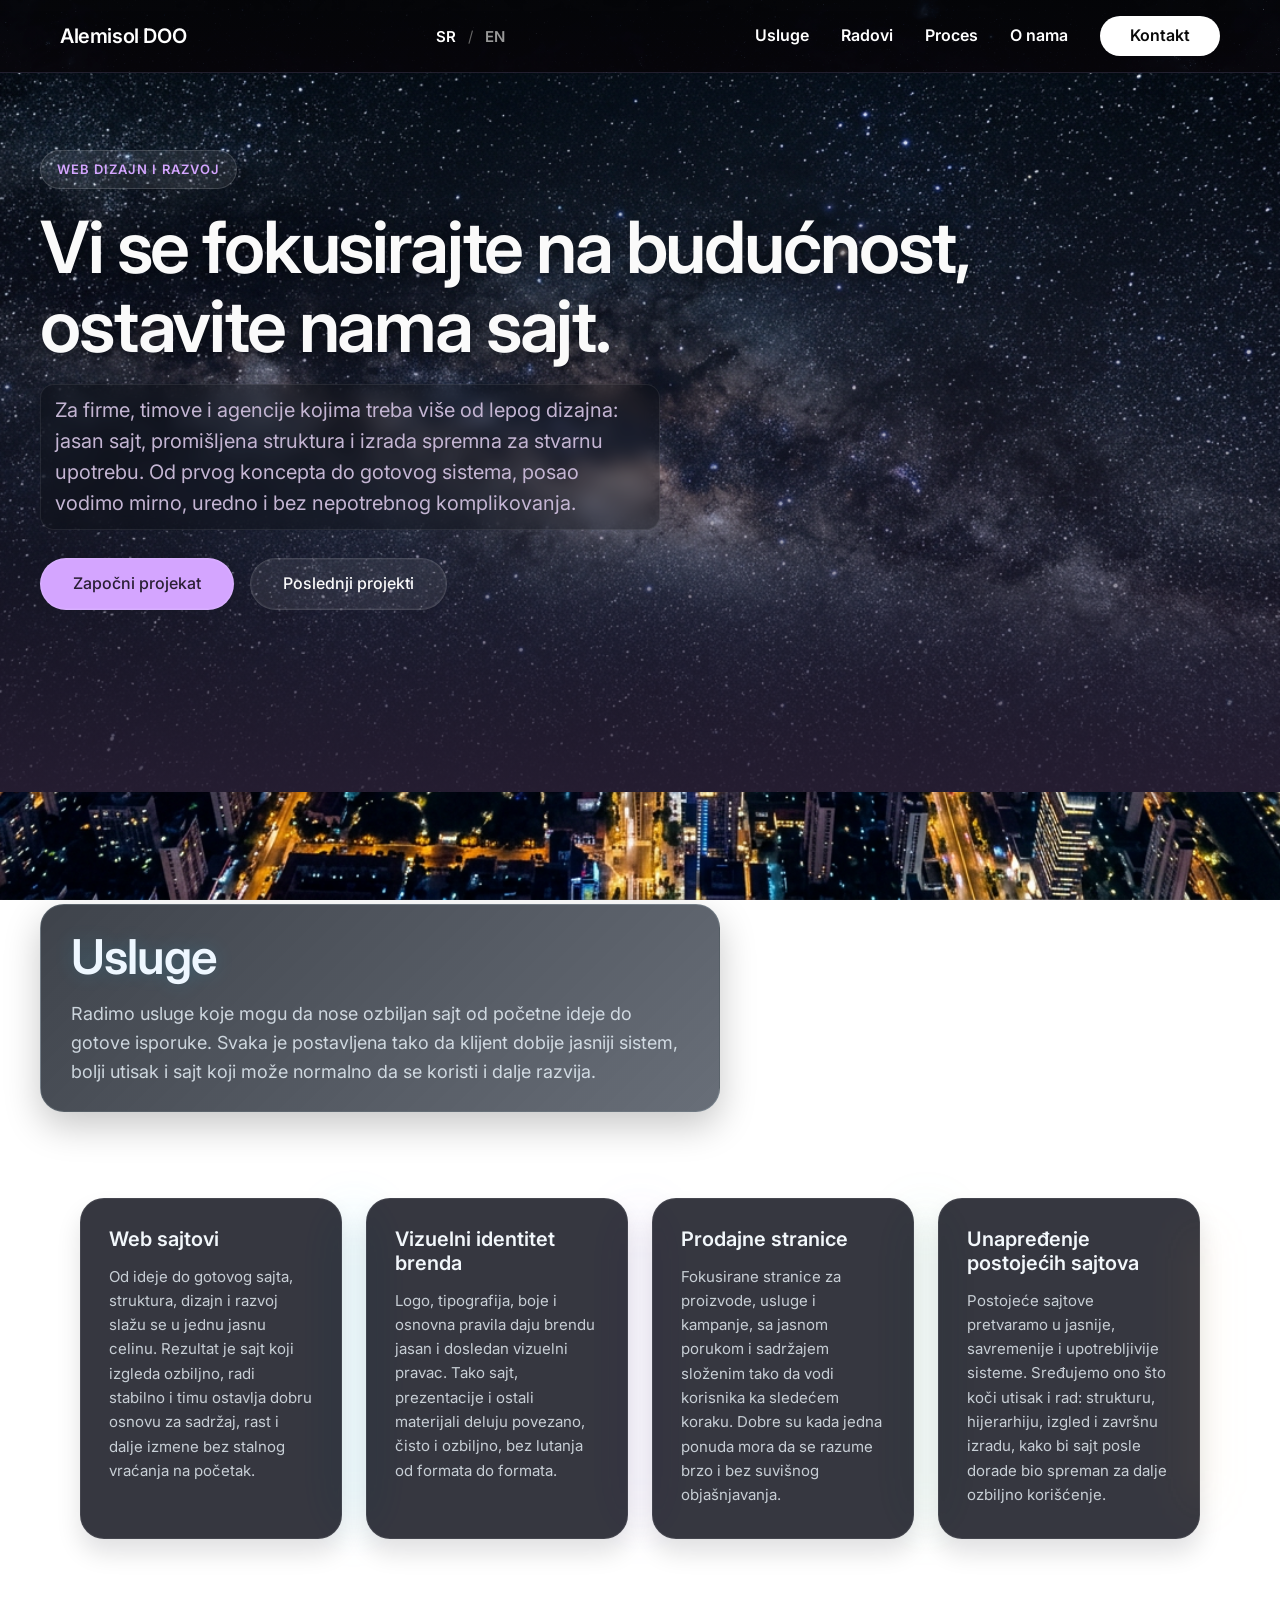
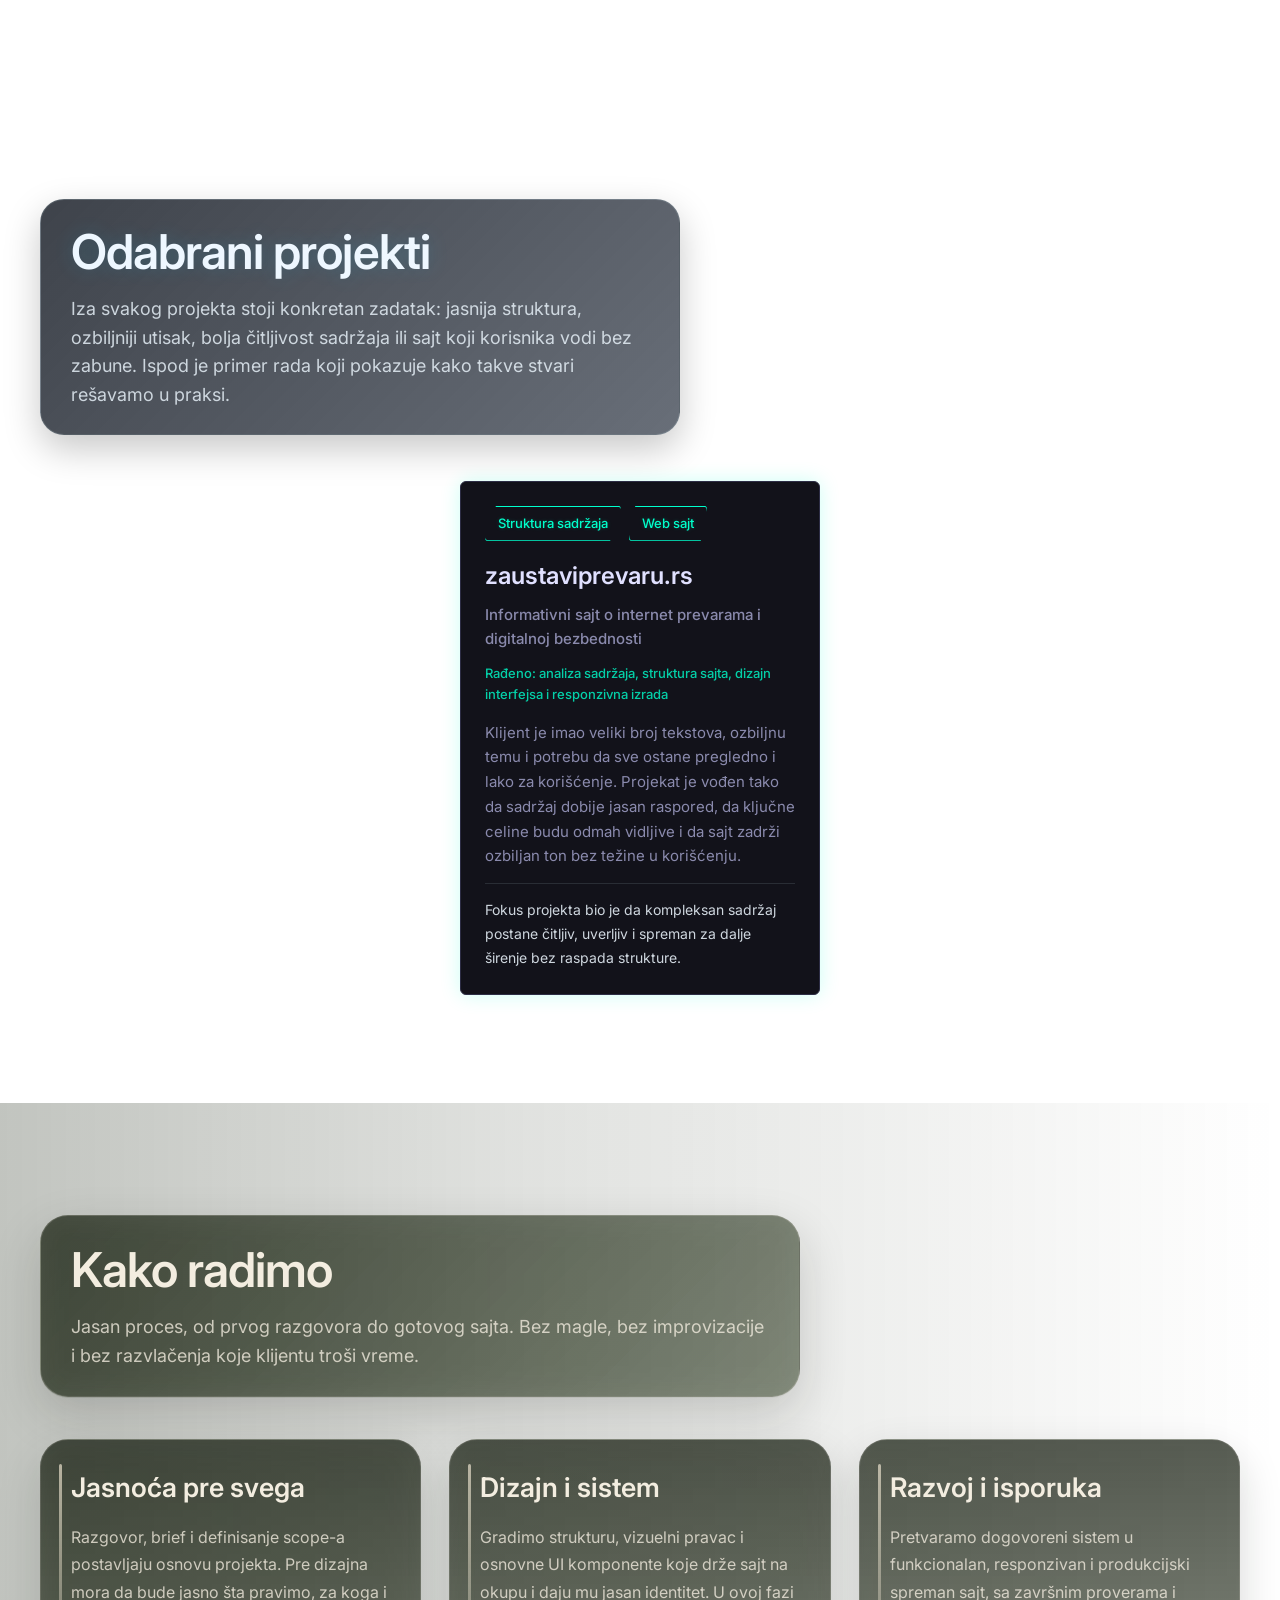
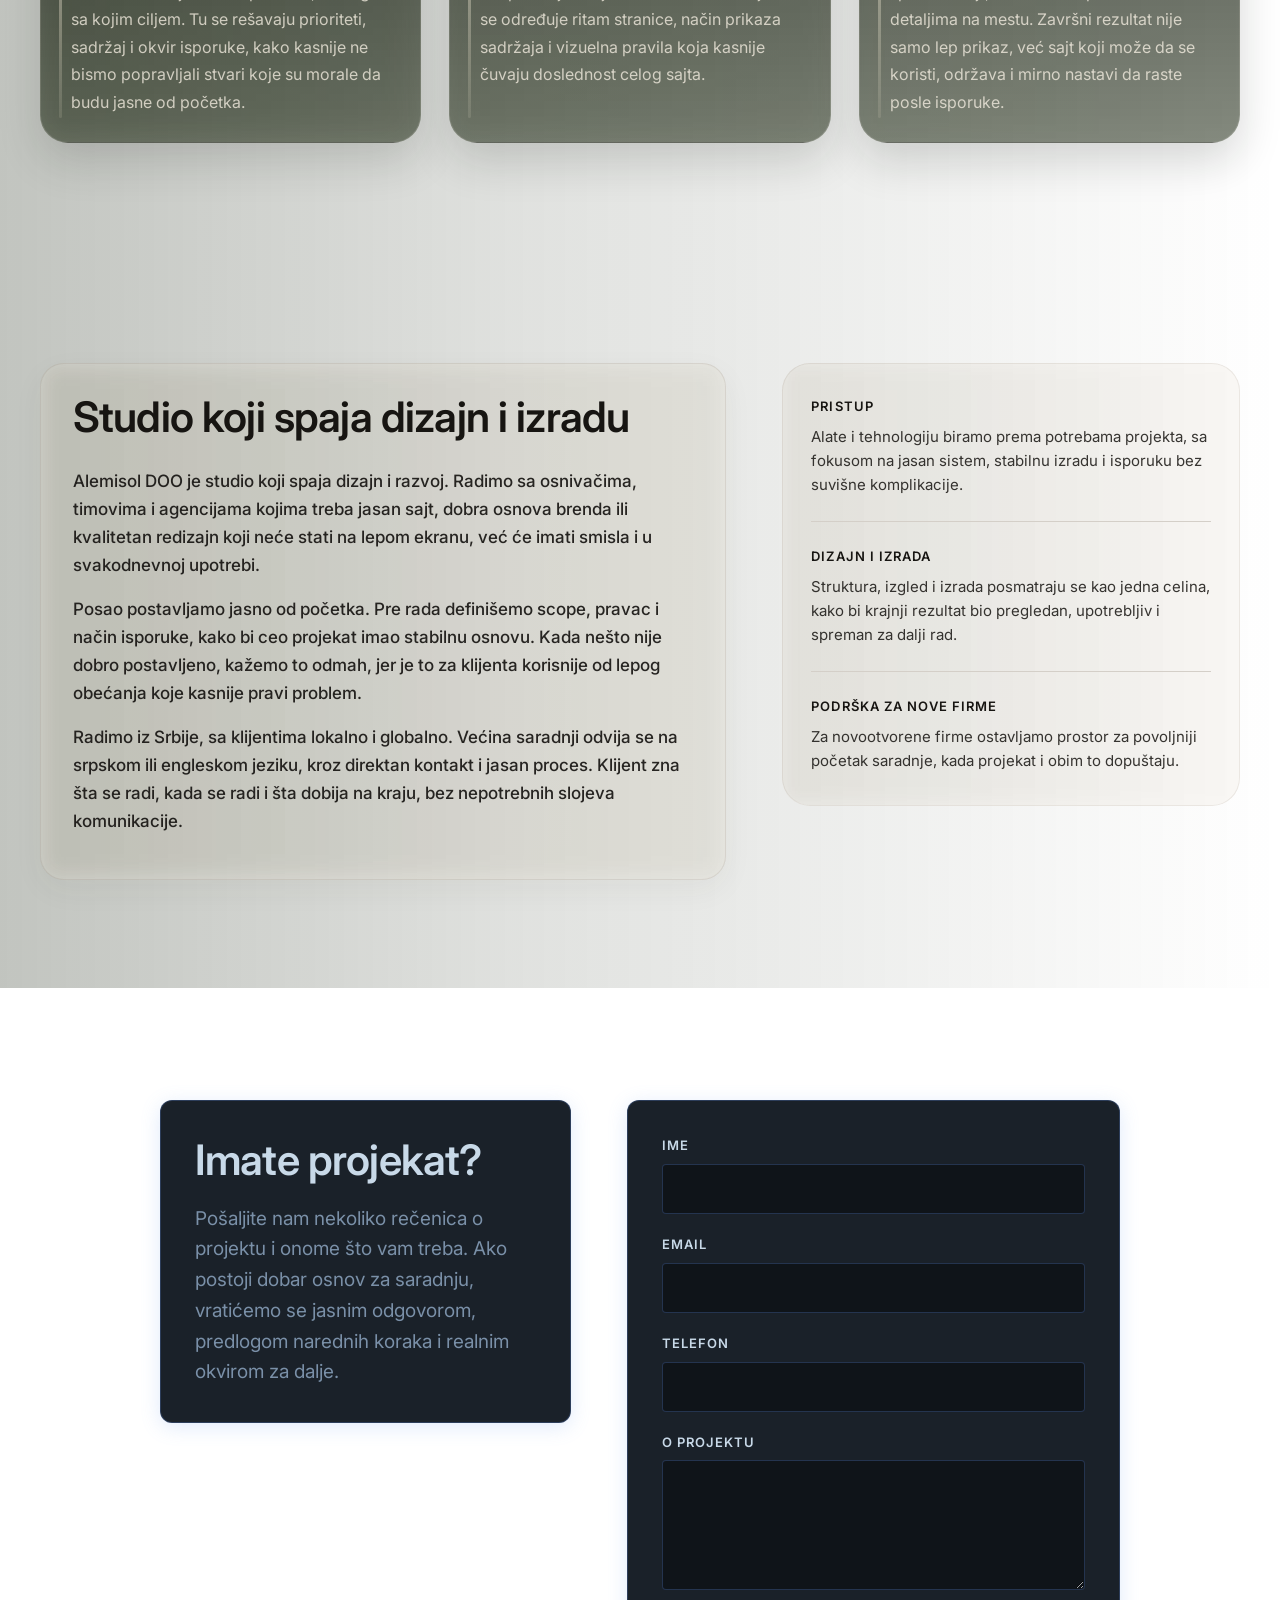
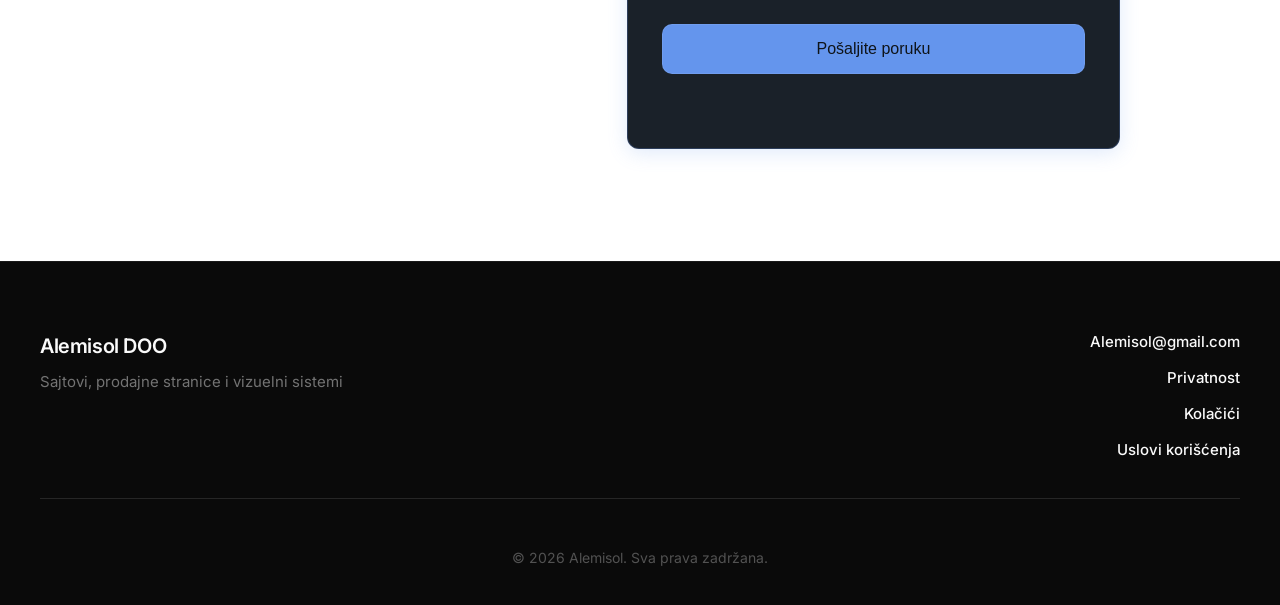
<file: index.html>
<!DOCTYPE html>
<html lang="sr">
<head>
    <meta charset="UTF-8">
    <meta name="viewport" content="width=device-width, initial-scale=1.0">
    <meta name="description" content="Alemisol — Web dizajn, brand sistemi i custom razvoj za brendove kojima treba jasnoća i izvršenje.">
    <meta name="theme-color" content="#0f1728">
    <meta property="og:type" content="website">
    <meta property="og:site_name" content="Alemisol">
    <meta property="og:title" content="Alemisol — Web & Brand Sistemi">
    <meta property="og:description" content="Web dizajn, brand sistemi i custom razvoj za brendove kojima treba jasnoća i izvršenje.">
    <meta property="og:url" content="https://alemisol.com/">
    <meta name="twitter:card" content="summary">
    <meta name="twitter:title" content="Alemisol — Web & Brand Sistemi">
    <meta name="twitter:description" content="Web dizajn, brand sistemi i custom razvoj za brendove kojima treba jasnoća i izvršenje.">
    <title>Alemisol — Web & Brand Sistemi</title>
    <link rel="preconnect" href="https://fonts.googleapis.com">
    <link rel="preconnect" href="https://fonts.gstatic.com" crossorigin>
    <link href="https://fonts.googleapis.com/css2?family=Inter:wght@400;500;600;700&display=swap" rel="stylesheet">
    <link rel="stylesheet" href="styles.css">
</head>
<body data-lang="sr">
    <canvas id="cursorCanvas" class="cursor-canvas"></canvas>
    
    <div class="floating-cta" id="floatingCta">
        <span data-i18n="hero.cta1">Započni projekat</span>
    </div>
    
    <a href="#main" class="skip-to-main" data-i18n="skip">Preskoči na sadržaj</a>
    <nav class="nav">
        <div class="nav-container">
            <div class="nav-logo">Alemisol DOO</div>
            <button class="lang-switch" id="langSwitch">
                <span class="lang-option active" data-lang="sr">SR</span>
                <span class="lang-divider">/</span>
                <span class="lang-option" data-lang="en">EN</span>
            </button>
            <button class="nav-toggle" aria-label="Toggle menu">
                <span></span>
                <span></span>
                <span></span>
            </button>
            <div class="nav-menu">
                <a href="#services" data-i18n="nav.services">Usluge</a>
                <a href="#work" data-i18n="nav.work">Radovi</a>
                <a href="#process" data-i18n="nav.process">Proces</a>
                <a href="#about" data-i18n="nav.about">O nama</a>
                <a href="#contact" class="nav-cta" data-i18n="nav.contact">Kontakt</a>
            </div>
        </div>
    </nav>

    <main id="main">
        <section id="hero" class="section" data-theme="medieval">
            <div class="section-bg"></div>
            <div class="container">
                <div class="hero-content">
                    <div class="hero-label" data-i18n="hero.label">Web dizajn i razvoj</div>
                    <h1 class="hero-title" data-i18n="hero.title">
                        <span class="hero-title-line">Vi se fokusirajte na budućnost,</span>
                        <span class="hero-title-line">ostavite nama sajt.</span>
                    </h1>
                    <p class="hero-subtitle" data-i18n="hero.subtitle">Za firme, timove i agencije kojima treba više od lepog dizajna: jasan sajt, promišljena struktura i izrada spremna za stvarnu upotrebu. Od prvog koncepta do gotovog sistema, posao vodimo mirno, uredno i bez nepotrebnog komplikovanja.</p>
                    <div class="hero-actions">
                        <a href="#contact" class="btn btn-primary" data-i18n="hero.cta1">Započni projekat</a>
                        <a href="#work" class="btn btn-secondary" data-i18n="hero.cta2">Poslednji projekti</a>
                    </div>
                </div>
            </div>
        </section>

        <section id="services" class="section section-services" data-theme="futuristic">
            <div class="container">
                <div class="section-header">
                    <h2 data-i18n="services.title">Usluge</h2>
                    <p class="section-intro" data-i18n="services.intro">Radimo usluge koje mogu da nose ozbiljan sajt od početne ideje do gotove isporuke. Svaka je postavljena tako da klijent dobije jasniji sistem, bolji utisak i sajt koji može normalno da se koristi i dalje razvija.</p>
                </div>
                <div class="services-grid">
                    <div class="service-card service-card-blue">
                        <h3 data-i18n="services.s1.title">Web sajtovi</h3>
                        <p data-i18n="services.s1.desc">Od ideje do gotovog sajta, struktura, dizajn i razvoj slažu se u jednu jasnu celinu. Rezultat je sajt koji izgleda ozbiljno, radi stabilno i timu ostavlja dobru osnovu za sadržaj, rast i dalje izmene bez stalnog vraćanja na početak.</p>
                    </div>
                    <div class="service-card service-card-purple">
                        <h3 data-i18n="services.s2.title">Vizuelni identitet brenda</h3>
                        <p data-i18n="services.s2.desc">Logo, tipografija, boje i osnovna pravila daju brendu jasan i dosledan vizuelni pravac. Tako sajt, prezentacije i ostali materijali deluju povezano, čisto i ozbiljno, bez lutanja od formata do formata.</p>
                    </div>
                    <div class="service-card service-card-gold">
                        <h3 data-i18n="services.s3.title">Prodajne stranice</h3>
                        <p data-i18n="services.s3.desc">Fokusirane stranice za proizvode, usluge i kampanje, sa jasnom porukom i sadržajem složenim tako da vodi korisnika ka sledećem koraku. Dobre su kada jedna ponuda mora da se razume brzo i bez suvišnog objašnjavanja.</p>
                    </div>
                    <div class="service-card service-card-green">
                        <h3 data-i18n="services.s4.title">Unapređenje postojećih sajtova</h3>
                        <p data-i18n="services.s4.desc">Postojeće sajtove pretvaramo u jasnije, savremenije i upotrebljivije sisteme. Sređujemo ono što koči utisak i rad: strukturu, hijerarhiju, izgled i završnu izradu, kako bi sajt posle dorade bio spreman za dalje ozbiljno korišćenje.</p>
                    </div>
                    <span class="service-separator service-separator-1" aria-hidden="true"></span>
                    <span class="service-separator service-separator-2" aria-hidden="true"></span>
                    <span class="service-separator service-separator-3" aria-hidden="true"></span>
                </div>
            </div>
        </section>

        <section id="work" class="section section-work" data-theme="futuristic">
            <div class="container">
                <div class="section-header">
                    <h2 data-i18n="work.title">Odabrani projekti</h2>
                    <p class="section-intro" data-i18n="work.intro">Iza svakog projekta stoji konkretan zadatak: jasnija struktura, ozbiljniji utisak, bolja čitljivost sadržaja ili sajt koji korisnika vodi bez zabune. Ispod je primer rada koji pokazuje kako takve stvari rešavamo u praksi.</p>
                </div>
                <div class="work-grid">
                    <article class="case-card">
                        <div class="case-content">
                            <div class="case-tags">
                                <span class="tag" data-i18n="work.c1.tag1">Struktura sadržaja</span>
                                <span class="tag" data-i18n="work.c1.tag2">Web sajt</span>
                            </div>
                            <h3><a class="case-title-link" href="https://zaustaviprevaru.rs" target="_blank" rel="noreferrer">zaustaviprevaru.rs</a></h3>
                            <p class="case-position" data-i18n="work.c1.position">Informativni sajt o internet prevarama i digitalnoj bezbednosti</p>
                            <p class="case-scope" data-i18n="work.c1.scope">Rađeno: analiza sadržaja, struktura sajta, dizajn interfejsa i responzivna izrada</p>
                            <p class="case-desc" data-i18n="work.c1.desc">Klijent je imao veliki broj tekstova, ozbiljnu temu i potrebu da sve ostane pregledno i lako za korišćenje. Projekat je vođen tako da sadržaj dobije jasan raspored, da ključne celine budu odmah vidljive i da sajt zadrži ozbiljan ton bez težine u korišćenju.</p>
                            <p class="case-result" data-i18n="work.c1.result">Fokus projekta bio je da kompleksan sadržaj postane čitljiv, uverljiv i spreman za dalje širenje bez raspada strukture.</p>
                        </div>
                    </article>
                </div>
            </div>
        </section>

        <section id="process" class="section section-process" data-theme="organic">
            <div class="container">
                <div class="section-header">
                    <h2 data-i18n="process.title">Kako radimo</h2>
                    <p class="section-intro" data-i18n="process.intro">Jasan proces, od prvog razgovora do gotovog sajta. Bez magle, bez improvizacije i bez razvlačenja koje klijentu troši vreme.</p>
                </div>
                <div class="process-grid">
                    <div class="process-step">
                        <h3 data-i18n="process.p1.title">Jasnoća pre svega</h3>
                        <p data-i18n="process.p1.desc">Razgovor, brief i definisanje scope-a postavljaju osnovu projekta. Pre dizajna mora da bude jasno šta pravimo, za koga i sa kojim ciljem. Tu se rešavaju prioriteti, sadržaj i okvir isporuke, kako kasnije ne bismo popravljali stvari koje su morale da budu jasne od početka.</p>
                    </div>
                    <div class="process-step">
                        <h3 data-i18n="process.p2.title">Dizajn i sistem</h3>
                        <p data-i18n="process.p2.desc">Gradimo strukturu, vizuelni pravac i osnovne UI komponente koje drže sajt na okupu i daju mu jasan identitet. U ovoj fazi se određuje ritam stranice, način prikaza sadržaja i vizuelna pravila koja kasnije čuvaju doslednost celog sajta.</p>
                    </div>
                    <div class="process-step">
                        <h3 data-i18n="process.p3.title">Razvoj i isporuka</h3>
                        <p data-i18n="process.p3.desc">Pretvaramo dogovoreni sistem u funkcionalan, responzivan i produkcijski spreman sajt, sa završnim proverama i detaljima na mestu. Završni rezultat nije samo lep prikaz, već sajt koji može da se koristi, održava i mirno nastavi da raste posle isporuke.</p>
                    </div>
                </div>
            </div>
        </section>

        <section id="about" class="section section-about" data-theme="organic">
            <div class="container">
                <div class="about-content">
                    <div class="about-text">
                        <h2 data-i18n="about.title">Studio koji spaja dizajn i izradu</h2>
                        <p data-i18n="about.p1">Alemisol DOO je studio koji spaja dizajn i razvoj. Radimo sa osnivačima, timovima i agencijama kojima treba jasan sajt, dobra osnova brenda ili kvalitetan redizajn koji neće stati na lepom ekranu, već će imati smisla i u svakodnevnoj upotrebi.</p>
                        <p data-i18n="about.p2">Posao postavljamo jasno od početka. Pre rada definišemo scope, pravac i način isporuke, kako bi ceo projekat imao stabilnu osnovu. Kada nešto nije dobro postavljeno, kažemo to odmah, jer je to za klijenta korisnije od lepog obećanja koje kasnije pravi problem.</p>
                        <p data-i18n="about.p3">Radimo iz Srbije, sa klijentima lokalno i globalno. Većina saradnji odvija se na srpskom ili engleskom jeziku, kroz direktan kontakt i jasan proces. Klijent zna šta se radi, kada se radi i šta dobija na kraju, bez nepotrebnih slojeva komunikacije.</p>
                    </div>
                    <div class="about-details">
                        <div class="detail-block">
                            <h4 data-i18n="about.stack.title">Pristup</h4>
                            <p data-i18n="about.stack.desc">Alate i tehnologiju biramo prema potrebama projekta, sa fokusom na jasan sistem, stabilnu izradu i isporuku bez suvišne komplikacije.</p>
                        </div>
                        <div class="detail-block">
                            <h4 data-i18n="about.tools.title">Dizajn i izrada</h4>
                            <p data-i18n="about.tools.desc">Struktura, izgled i izrada posmatraju se kao jedna celina, kako bi krajnji rezultat bio pregledan, upotrebljiv i spreman za dalji rad.</p>
                        </div>
                        <div class="detail-block">
                            <h4 data-i18n="about.availability.title">Podrška za nove firme</h4>
                            <p data-i18n="about.availability.desc">Za novootvorene firme ostavljamo prostor za povoljniji početak saradnje, kada projekat i obim to dopuštaju.</p>
                        </div>
                    </div>
                </div>
            </div>
        </section>

        <section id="contact" class="section section-contact" data-theme="technical">
            <div class="container">
                <div class="contact-content">
                    <div class="contact-text">
                        <h2 data-i18n="contact.title">Imate projekat?</h2>
                        <p data-i18n="contact.desc">Pošaljite nam nekoliko rečenica o projektu i onome što vam treba. Ako postoji dobar osnov za saradnju, vratićemo se jasnim odgovorom, predlogom narednih koraka i realnim okvirom za dalje.</p>
                    </div>
                    <div class="contact-form-wrapper">
                        <form class="contact-form" id="contactForm" method="post" action="https://formsubmit.co/Alemisol@gmail.com" novalidate>
                            <input type="hidden" name="_captcha" value="false">
                            <input type="hidden" name="_subject" value="Alemisol upit">
                            <div class="form-group">
                                <label for="name" data-i18n="contact.form.name">Ime</label>
                                <input type="text" id="name" name="name" autocomplete="name" minlength="2" required>
                            </div>
                            <div class="form-group">
                                <label for="email" data-i18n="contact.form.email">Email</label>
                                <input type="email" id="email" name="email" autocomplete="email" inputmode="email" required>
                            </div>
                            <div class="form-group">
                                <label for="phone" data-i18n="contact.form.phone">Telefon</label>
                                <input type="tel" id="phone" name="phone" autocomplete="tel" inputmode="tel">
                            </div>
                            <div class="form-group">
                                <label for="project" data-i18n="contact.form.project">O projektu</label>
                                <textarea id="project" name="project" rows="5" required></textarea>
                            </div>
                            <button type="submit" class="btn btn-primary" data-i18n="contact.form.submit">Pošaljite poruku</button>
                            <p class="contact-form-status" id="contactFormStatus" aria-live="polite"></p>
                        </form>
                    </div>
                </div>
            </div>
        </section>
    </main>

    <footer class="footer">
        <div class="container">
            <div class="footer-content">
                <div class="footer-brand">
                    <div class="footer-logo">Alemisol DOO</div>
                    <p data-i18n="footer.tagline">Sajtovi, prodajne stranice i vizuelni sistemi</p>
                </div>
                <div class="footer-links">
                    <a href="mailto:Alemisol@gmail.com">Alemisol@gmail.com</a>
                    <a href="privacy.html" data-i18n="footer.privacy">Privatnost</a>
                    <a href="cookies.html" data-i18n="footer.cookies">Kolačići</a>
                    <a href="terms.html" data-i18n="footer.terms">Uslovi korišćenja</a>
                </div>
            </div>
            <div class="footer-bottom">
                <p data-i18n="footer.copyright">&copy; 2026 Alemisol. Sva prava zadržana.</p>
            </div>
        </div>
    </footer>

    <script src="script.js"></script>
</body>
</html>
</file>
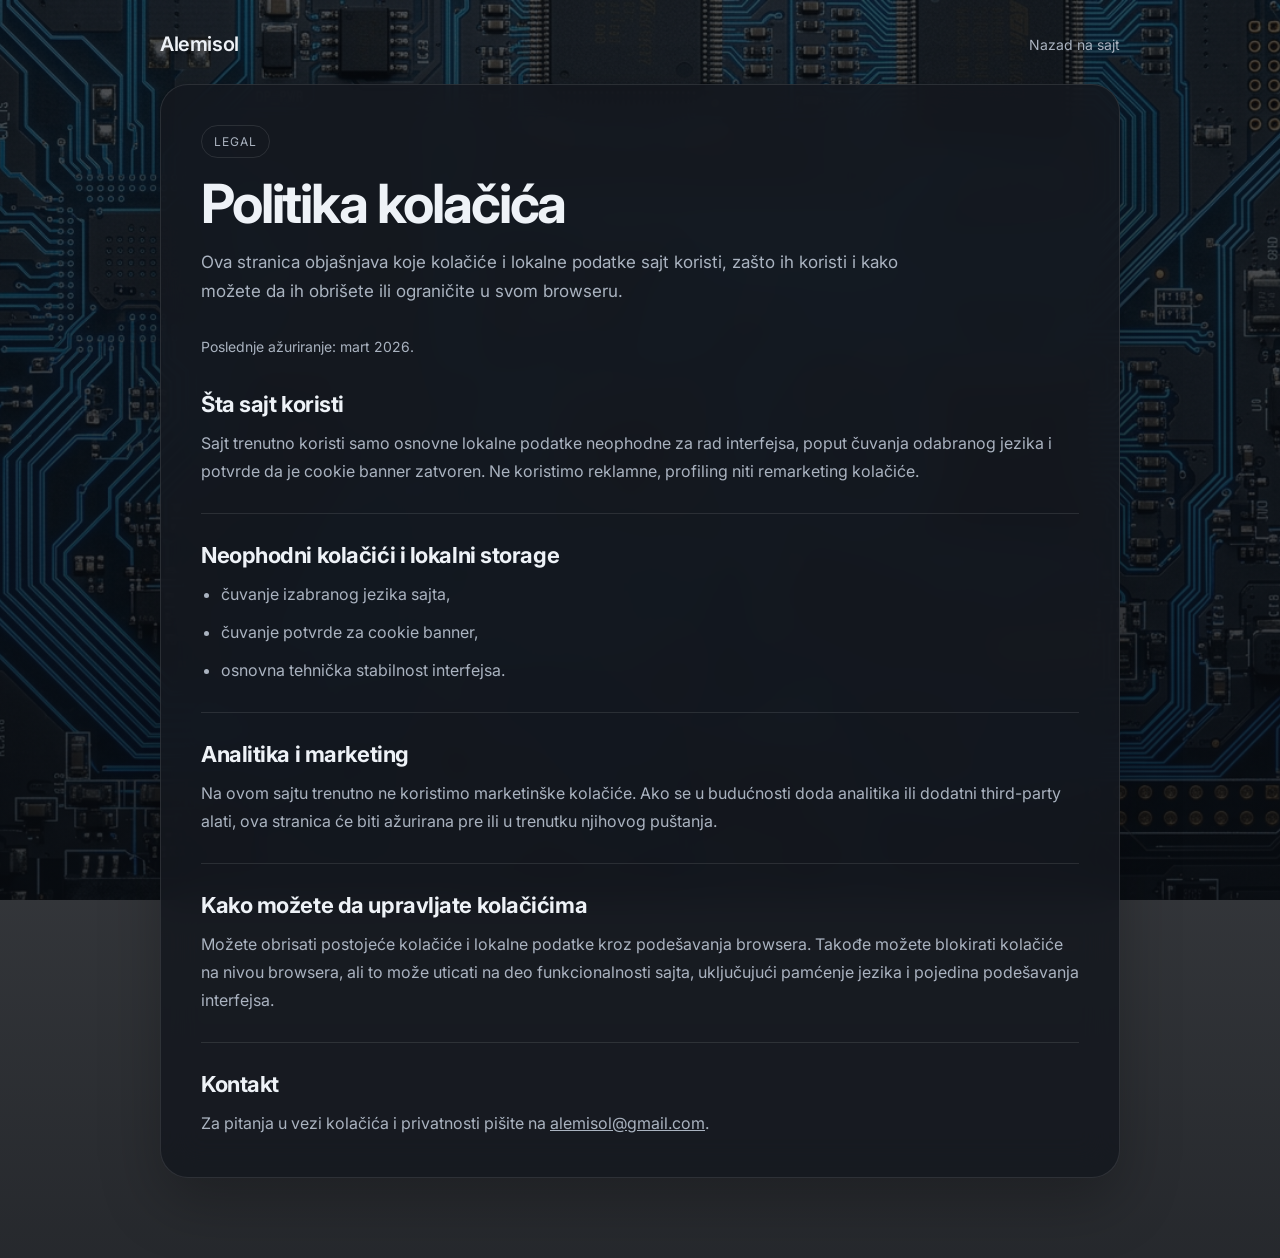
<file: cookies.html>
<!DOCTYPE html>
<html lang="sr">
<head>
    <meta charset="UTF-8">
    <meta name="viewport" content="width=device-width, initial-scale=1.0">
    <meta name="description" content="Alemisol politika kolačića.">
    <title>Kolačići - Alemisol</title>
    <link rel="preconnect" href="https://fonts.googleapis.com">
    <link rel="preconnect" href="https://fonts.gstatic.com" crossorigin>
    <link href="https://fonts.googleapis.com/css2?family=Inter:wght@400;500;600;700&display=swap" rel="stylesheet">
    <link rel="stylesheet" href="legal.css">
</head>
<body>
    <div class="legal-shell">
        <div class="legal-topbar">
            <a class="legal-brand" href="index.html">Alemisol</a>
            <a class="legal-back" href="index.html">Nazad na sajt</a>
        </div>

        <main class="legal-card">
            <div class="legal-eyebrow">Legal</div>
            <h1>Politika kolačića</h1>
            <p class="legal-intro">Ova stranica objašnjava koje kolačiće i lokalne podatke sajt koristi, zašto ih koristi i kako možete da ih obrišete ili ograničite u svom browseru.</p>
            <p class="legal-meta">Poslednje ažuriranje: mart 2026.</p>

            <section class="legal-section">
                <h2>Šta sajt koristi</h2>
                <p>Sajt trenutno koristi samo osnovne lokalne podatke neophodne za rad interfejsa, poput čuvanja odabranog jezika i potvrde da je cookie banner zatvoren. Ne koristimo reklamne, profiling niti remarketing kolačiće.</p>
            </section>

            <section class="legal-section">
                <h2>Neophodni kolačići i lokalni storage</h2>
                <ul>
                    <li>čuvanje izabranog jezika sajta,</li>
                    <li>čuvanje potvrde za cookie banner,</li>
                    <li>osnovna tehnička stabilnost interfejsa.</li>
                </ul>
            </section>

            <section class="legal-section">
                <h2>Analitika i marketing</h2>
                <p>Na ovom sajtu trenutno ne koristimo marketinške kolačiće. Ako se u budućnosti doda analitika ili dodatni third-party alati, ova stranica će biti ažurirana pre ili u trenutku njihovog puštanja.</p>
            </section>

            <section class="legal-section">
                <h2>Kako možete da upravljate kolačićima</h2>
                <p>Možete obrisati postojeće kolačiće i lokalne podatke kroz podešavanja browsera. Takođe možete blokirati kolačiće na nivou browsera, ali to može uticati na deo funkcionalnosti sajta, uključujući pamćenje jezika i pojedina podešavanja interfejsa.</p>
            </section>

            <section class="legal-section">
                <h2>Kontakt</h2>
                <p>Za pitanja u vezi kolačića i privatnosti pišite na <a href="mailto:alemisol@gmail.com">alemisol@gmail.com</a>.</p>
            </section>
        </main>
    </div>
</body>
</html>
</file>
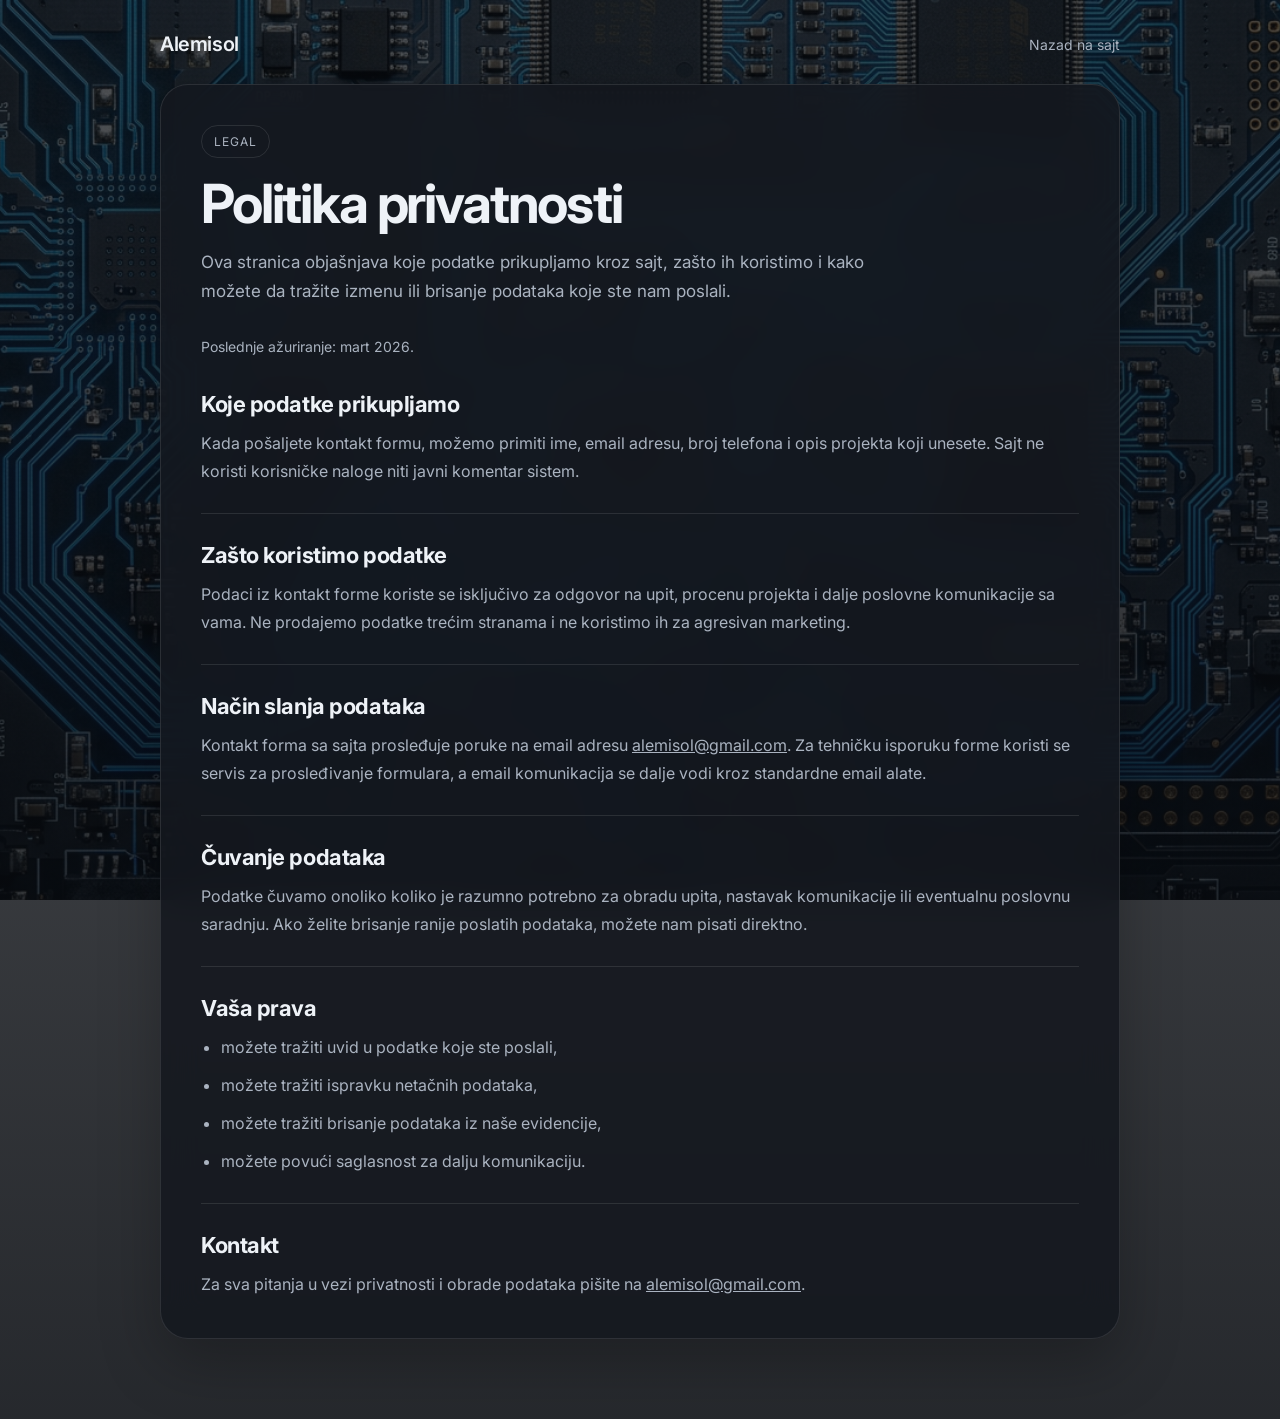
<file: privacy.html>
<!DOCTYPE html>
<html lang="sr">
<head>
    <meta charset="UTF-8">
    <meta name="viewport" content="width=device-width, initial-scale=1.0">
    <meta name="description" content="Alemisol politika privatnosti.">
    <title>Privatnost - Alemisol</title>
    <link rel="preconnect" href="https://fonts.googleapis.com">
    <link rel="preconnect" href="https://fonts.gstatic.com" crossorigin>
    <link href="https://fonts.googleapis.com/css2?family=Inter:wght@400;500;600;700&display=swap" rel="stylesheet">
    <link rel="stylesheet" href="legal.css">
</head>
<body>
    <div class="legal-shell">
        <div class="legal-topbar">
            <a class="legal-brand" href="index.html">Alemisol</a>
            <a class="legal-back" href="index.html">Nazad na sajt</a>
        </div>

        <main class="legal-card">
            <div class="legal-eyebrow">Legal</div>
            <h1>Politika privatnosti</h1>
            <p class="legal-intro">Ova stranica objašnjava koje podatke prikupljamo kroz sajt, zašto ih koristimo i kako možete da tražite izmenu ili brisanje podataka koje ste nam poslali.</p>
            <p class="legal-meta">Poslednje ažuriranje: mart 2026.</p>

            <section class="legal-section">
                <h2>Koje podatke prikupljamo</h2>
                <p>Kada pošaljete kontakt formu, možemo primiti ime, email adresu, broj telefona i opis projekta koji unesete. Sajt ne koristi korisničke naloge niti javni komentar sistem.</p>
            </section>

            <section class="legal-section">
                <h2>Zašto koristimo podatke</h2>
                <p>Podaci iz kontakt forme koriste se isključivo za odgovor na upit, procenu projekta i dalje poslovne komunikacije sa vama. Ne prodajemo podatke trećim stranama i ne koristimo ih za agresivan marketing.</p>
            </section>

            <section class="legal-section">
                <h2>Način slanja podataka</h2>
                <p>Kontakt forma sa sajta prosleđuje poruke na email adresu <a href="mailto:alemisol@gmail.com">alemisol@gmail.com</a>. Za tehničku isporuku forme koristi se servis za prosleđivanje formulara, a email komunikacija se dalje vodi kroz standardne email alate.</p>
            </section>

            <section class="legal-section">
                <h2>Čuvanje podataka</h2>
                <p>Podatke čuvamo onoliko koliko je razumno potrebno za obradu upita, nastavak komunikacije ili eventualnu poslovnu saradnju. Ako želite brisanje ranije poslatih podataka, možete nam pisati direktno.</p>
            </section>

            <section class="legal-section">
                <h2>Vaša prava</h2>
                <ul>
                    <li>možete tražiti uvid u podatke koje ste poslali,</li>
                    <li>možete tražiti ispravku netačnih podataka,</li>
                    <li>možete tražiti brisanje podataka iz naše evidencije,</li>
                    <li>možete povući saglasnost za dalju komunikaciju.</li>
                </ul>
            </section>

            <section class="legal-section">
                <h2>Kontakt</h2>
                <p>Za sva pitanja u vezi privatnosti i obrade podataka pišite na <a href="mailto:alemisol@gmail.com">alemisol@gmail.com</a>.</p>
            </section>
        </main>
    </div>
</body>
</html>
</file>
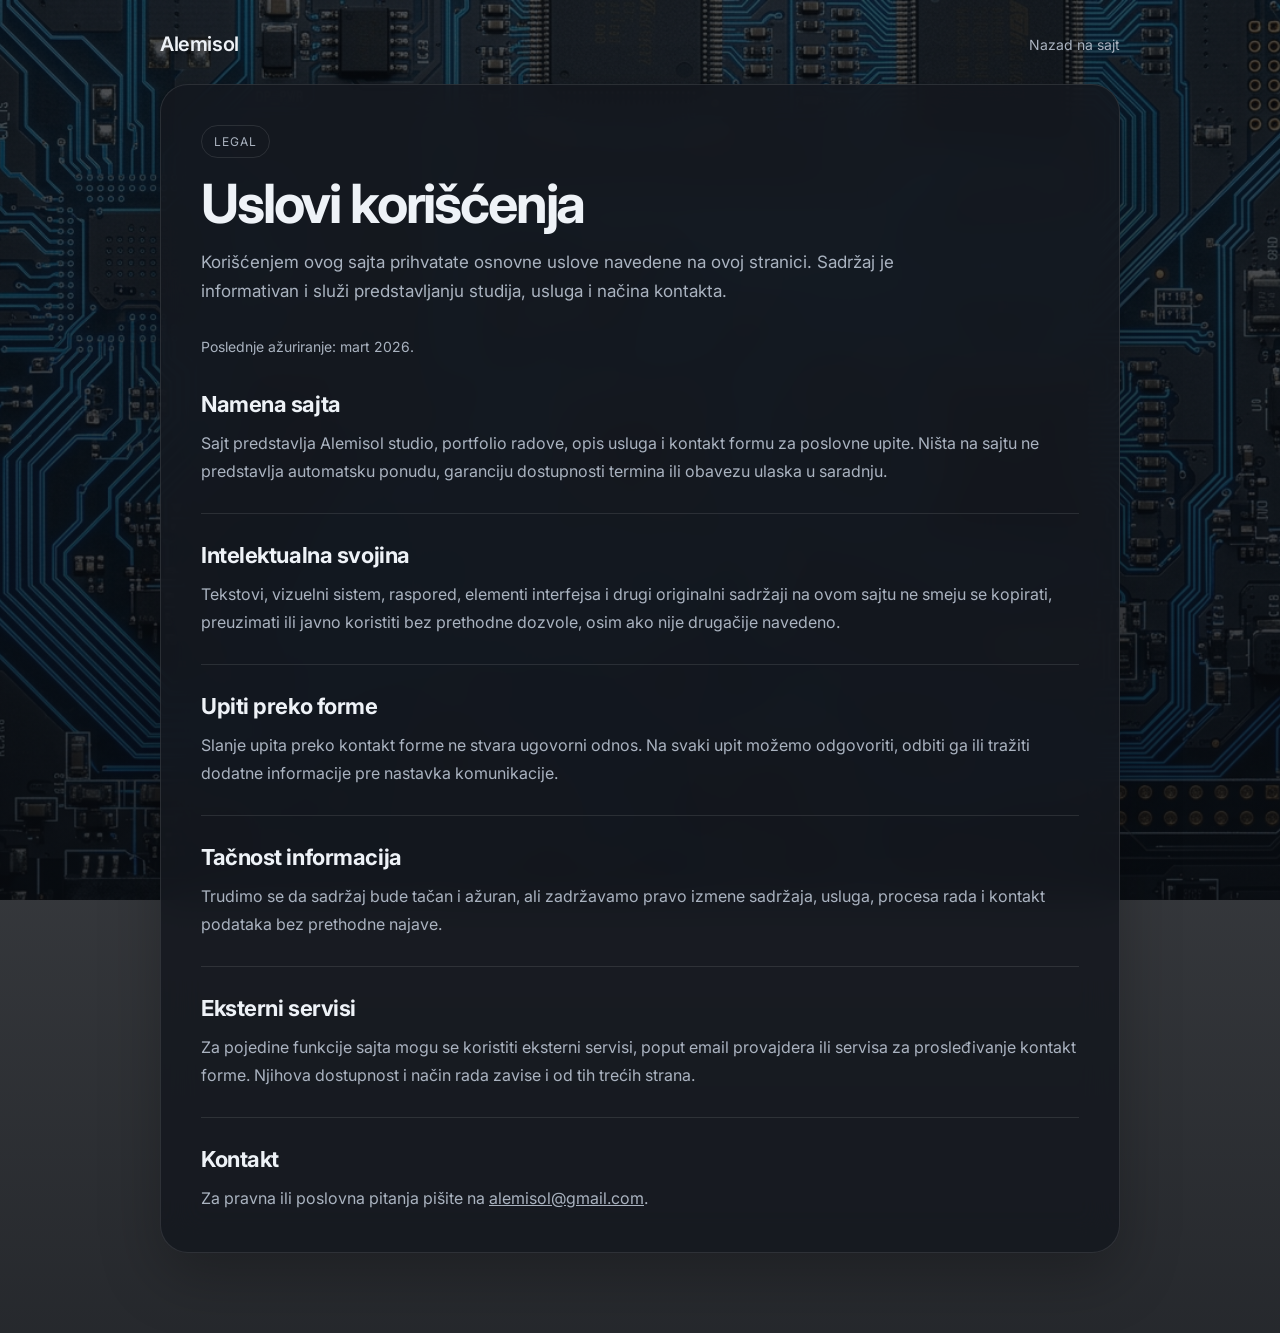
<file: terms.html>
<!DOCTYPE html>
<html lang="sr">
<head>
    <meta charset="UTF-8">
    <meta name="viewport" content="width=device-width, initial-scale=1.0">
    <meta name="description" content="Alemisol uslovi korišćenja sajta.">
    <title>Uslovi korišćenja - Alemisol</title>
    <link rel="preconnect" href="https://fonts.googleapis.com">
    <link rel="preconnect" href="https://fonts.gstatic.com" crossorigin>
    <link href="https://fonts.googleapis.com/css2?family=Inter:wght@400;500;600;700&display=swap" rel="stylesheet">
    <link rel="stylesheet" href="legal.css">
</head>
<body>
    <div class="legal-shell">
        <div class="legal-topbar">
            <a class="legal-brand" href="index.html">Alemisol</a>
            <a class="legal-back" href="index.html">Nazad na sajt</a>
        </div>

        <main class="legal-card">
            <div class="legal-eyebrow">Legal</div>
            <h1>Uslovi korišćenja</h1>
            <p class="legal-intro">Korišćenjem ovog sajta prihvatate osnovne uslove navedene na ovoj stranici. Sadržaj je informativan i služi predstavljanju studija, usluga i načina kontakta.</p>
            <p class="legal-meta">Poslednje ažuriranje: mart 2026.</p>

            <section class="legal-section">
                <h2>Namena sajta</h2>
                <p>Sajt predstavlja Alemisol studio, portfolio radove, opis usluga i kontakt formu za poslovne upite. Ništa na sajtu ne predstavlja automatsku ponudu, garanciju dostupnosti termina ili obavezu ulaska u saradnju.</p>
            </section>

            <section class="legal-section">
                <h2>Intelektualna svojina</h2>
                <p>Tekstovi, vizuelni sistem, raspored, elementi interfejsa i drugi originalni sadržaji na ovom sajtu ne smeju se kopirati, preuzimati ili javno koristiti bez prethodne dozvole, osim ako nije drugačije navedeno.</p>
            </section>

            <section class="legal-section">
                <h2>Upiti preko forme</h2>
                <p>Slanje upita preko kontakt forme ne stvara ugovorni odnos. Na svaki upit možemo odgovoriti, odbiti ga ili tražiti dodatne informacije pre nastavka komunikacije.</p>
            </section>

            <section class="legal-section">
                <h2>Tačnost informacija</h2>
                <p>Trudimo se da sadržaj bude tačan i ažuran, ali zadržavamo pravo izmene sadržaja, usluga, procesa rada i kontakt podataka bez prethodne najave.</p>
            </section>

            <section class="legal-section">
                <h2>Eksterni servisi</h2>
                <p>Za pojedine funkcije sajta mogu se koristiti eksterni servisi, poput email provajdera ili servisa za prosleđivanje kontakt forme. Njihova dostupnost i način rada zavise i od tih trećih strana.</p>
            </section>

            <section class="legal-section">
                <h2>Kontakt</h2>
                <p>Za pravna ili poslovna pitanja pišite na <a href="mailto:alemisol@gmail.com">alemisol@gmail.com</a>.</p>
            </section>
        </main>
    </div>
</body>
</html>
</file>
<file: styles.css>
/* ====================================
   ALEMISOL STUDIO WEBSITE
   4-theme vertical scroll system
   ==================================== */

/* ====================================
   GLOBAL RESET & BASE
   ==================================== */

html {
    scroll-behavior: smooth;
}

* {
    margin: 0;
    padding: 0;
    box-sizing: border-box;
}

html {
    scroll-behavior: smooth;
    scroll-padding-top: 80px;
}

body {
    font-family: 'Inter', -apple-system, BlinkMacSystemFont, 'Segoe UI', system-ui, sans-serif;
    line-height: 1.6;
    -webkit-font-smoothing: antialiased;
    -moz-osx-font-smoothing: grayscale;
    color: #171717;
    opacity: 0;
    animation: fadeIn 0.6s ease forwards;
}

@keyframes fadeIn {
    to {
        opacity: 1;
    }
}

img {
    max-width: 100%;
    height: auto;
    display: block;
}

a {
    color: inherit;
}

.cursor-canvas {
    position: fixed;
    top: 0;
    left: 0;
    width: 100%;
    height: 100%;
    pointer-events: none;
    z-index: 500;
    opacity: 0.6;
}

.skip-to-main {
    position: absolute;
    top: -100px;
    left: 20px;
    z-index: 10000;
    padding: 12px 20px;
    background: #0a0a0a;
    color: #ffffff;
    text-decoration: none;
    border-radius: 4px;
    font-weight: 500;
}

.skip-to-main:focus {
    top: 20px;
}

/* ====================================
   THEME SYSTEM — 4 MODES
   ==================================== */

[data-theme="medieval"] {
    --bg: #2a1f35;
    --surface: rgba(255, 255, 255, 0.08);
    --surface-alt: rgba(255, 255, 255, 0.12);
    --text: #fafafa;
    --muted: #c4b5d3;
    --accent: #d4a5ff;
    --border: rgba(255, 255, 255, 0.15);
    --shadow: rgba(212, 165, 255, 0.2);
    --radius-sm: 16px;
    --radius-md: 24px;
    --radius-lg: 32px;
    --button-height: 52px;
}

[data-theme="futuristic"] {
    --bg: #0a0a0f;
    --surface: #12121a;
    --surface-alt: #1a1a26;
    --text: #e0e0ff;
    --muted: #8a8aad;
    --accent: #00ffcc;
    --border: #2d2d45;
    --shadow: rgba(0, 255, 204, 0.2);
    --radius-sm: 2px;
    --radius-md: 4px;
    --radius-lg: 6px;
    --button-height: 48px;
}

[data-theme="organic"] {
    --bg: #e8e4dc;
    --surface: #f5f2ed;
    --surface-alt: #ebe7df;
    --text: #3d3428;
    --muted: #7a6f5d;
    --accent: #6b5d48;
    --border: #d4cfc8;
    --shadow: rgba(107, 93, 72, 0.15);
    --radius-sm: 20px;
    --radius-md: 28px;
    --radius-lg: 36px;
    --button-height: 54px;
}

[data-theme="technical"] {
    --bg: #0f1419;
    --surface: #1a2129;
    --surface-alt: #232d38;
    --text: #c8d9e8;
    --muted: #7a90a8;
    --accent: #6495ed;
    --border: rgba(100, 149, 237, 0.25);
    --shadow: rgba(100, 149, 237, 0.2);
    --radius-sm: 4px;
    --radius-md: 8px;
    --radius-lg: 12px;
    --button-height: 50px;
}

/* ====================================
   SECTION CORE
   ==================================== */

.section {
    background: var(--bg);
    color: var(--text);
    transition: background 0.6s ease, color 0.6s ease;
    padding: 104px 20px;
    position: relative;
    min-height: auto;
    display: flex;
    align-items: center;
}

[data-theme="medieval"] {
    background-image: url('assets/medieval-stars-dark-8k.jpg');
    background-size: cover;
    background-position: center;
    background-attachment: fixed;
}

[data-theme="futuristic"] {
    background-image: url('assets/cyber-aerial-8k.jpg');
    background-size: cover;
    background-position: center;
    background-attachment: fixed;
}

[data-theme="organic"] {
    background-image: url('assets/organic-waterfall-8k.jpg');
    background-size: cover;
    background-position: center;
    background-attachment: fixed;
}

[data-theme="technical"] {
    background-image: url('assets/technical-modern-8k.jpg');
    background-size: cover;
    background-position: center;
    background-attachment: fixed;
}

.section-bg {
    position: absolute;
    top: 0;
    left: 0;
    width: 100%;
    height: 100%;
    z-index: 0;
    pointer-events: none;
}

.container {
    max-width: 1200px;
    margin: 0 auto;
    width: 100%;
    position: relative;
    z-index: 1;
}

.section-header {
    margin-bottom: 46px;
    max-width: 720px;
}

.section-header h2 {
    font-size: 48px;
    font-weight: 600;
    line-height: 1.15;
    letter-spacing: -0.02em;
    margin-bottom: 16px;
    color: var(--text);
}

.section-intro {
    font-size: 18px;
    color: var(--muted);
    line-height: 1.6;
}

/* ====================================
   NAVIGATION
   ==================================== */

.nav {
    position: fixed;
    top: 0;
    left: 0;
    width: 100%;
    z-index: 1000;
    background: rgba(20, 20, 25, 0.85);
    backdrop-filter: blur(12px);
    border-bottom: 1px solid rgba(255, 255, 255, 0.08);
    transition: all 0.4s ease;
}

.nav.dark-theme {
    background: rgba(10, 10, 15, 0.85);
    border-bottom: 1px solid rgba(255, 255, 255, 0.08);
}

body[data-active-theme="medieval"] .nav {
    background:
        linear-gradient(180deg, rgba(8, 10, 16, 0.48) 0%, rgba(10, 8, 15, 0.62) 100%),
        url('assets/header-stars-milkyway-8k.jpg') center 34% / cover no-repeat;
    border-bottom: 1px solid rgba(200, 180, 255, 0.15);
}

body[data-active-theme="futuristic"] .nav {
    background: rgba(10, 15, 25, 0.8);
    border-bottom: 1px solid rgba(0, 200, 255, 0.2);
}

body[data-active-theme="organic"] .nav {
    background: rgba(60, 50, 40, 0.75);
    border-bottom: 1px solid rgba(107, 93, 72, 0.3);
}

body[data-active-theme="technical"] .nav {
    background: rgba(15, 20, 25, 0.8);
    border-bottom: 1px solid rgba(100, 149, 237, 0.2);
}

.nav.scrolled {
    box-shadow: 0 2px 12px rgba(0, 0, 0, 0.08);
}

.nav-container {
    max-width: 1200px;
    margin: 0 auto;
    padding: 0 20px;
    height: 72px;
    display: flex;
    align-items: center;
    justify-content: space-between;
}

.nav-logo {
    font-size: 20px;
    font-weight: 600;
    color: #ffffff;
    letter-spacing: -0.02em;
    transition: color 0.3s ease;
}

.nav.dark-theme .nav-logo {
    color: #fafafa;
}

body[data-active-theme="medieval"] .nav-logo,
body[data-active-theme="futuristic"] .nav-logo,
body[data-active-theme="technical"] .nav-logo {
    color: #ffffff;
}

body[data-active-theme="organic"] .nav-logo {
    color: #ffffff;
}

.nav-toggle {
    display: none;
    flex-direction: column;
    gap: 5px;
    background: none;
    border: none;
    cursor: pointer;
    padding: 8px;
}

.nav-toggle span {
    display: block;
    width: 24px;
    height: 2px;
    background: #ffffff;
    transition: all 0.3s ease;
}

.nav.dark-theme .nav-toggle span {
    background: #fafafa;
}

.nav-menu {
    display: flex;
    gap: 32px;
    align-items: center;
}

.lang-switch {
    display: flex;
    gap: 4px;
    align-items: center;
    background: none;
    border: none;
    cursor: pointer;
    padding: 0;
    font-family: inherit;
}

.lang-option {
    font-size: 15px;
    font-weight: 600;
    color: #999999;
    transition: color 0.2s ease;
    cursor: pointer;
    padding: 4px 8px;
    border-radius: 4px;
    transition: all 0.2s ease;
}

.lang-option.active {
    color: #ffffff;
}

.nav.dark-theme .lang-option.active {
    color: #ffffff;
}

body[data-active-theme="medieval"] .lang-option.active,
body[data-active-theme="futuristic"] .lang-option.active,
body[data-active-theme="technical"] .lang-option.active {
    color: #ffffff;
}

body[data-active-theme="organic"] .lang-option.active {
    color: #ffffff;
}

.lang-option:hover {
    color: #cccccc;
}

.lang-divider {
    font-size: 15px;
    color: #666666;
}

.nav.dark-theme .lang-divider {
    color: #666666;
}

.nav-menu a {
    text-decoration: none;
    color: #ffffff;
    font-size: 16px;
    font-weight: 600;
    transition: all 0.2s ease;
    position: relative;
    padding: 6px 0;
}

.nav.dark-theme .nav-menu a {
    color: #ffffff;
}

body[data-active-theme="medieval"] .nav-menu a,
body[data-active-theme="futuristic"] .nav-menu a,
body[data-active-theme="technical"] .nav-menu a {
    color: #ffffff;
}

body[data-active-theme="organic"] .nav-menu a {
    color: #ffffff;
}

.nav-menu a::after {
    content: '';
    position: absolute;
    bottom: -4px;
    left: 0;
    width: 0;
    height: 2px;
    background: currentColor;
    transition: width 0.2s ease;
}

.nav-menu a:hover::after {
    width: 100%;
}

.nav-menu a:hover {
    color: #0a0a0a;
}

.nav.dark-theme .nav-menu a:hover {
    color: #fafafa;
}

body[data-active-theme="medieval"] .nav-menu a:hover,
body[data-active-theme="futuristic"] .nav-menu a:hover,
body[data-active-theme="technical"] .nav-menu a:hover {
    color: #ffffff;
    opacity: 0.8;
}

body[data-active-theme="organic"] .nav-menu a:hover {
    color: #ffffff;
    opacity: 0.7;
}

.nav-cta {
    padding: 14px 36px;
    background: #0a0a0a;
    color: #ffffff !important;
    border-radius: 8px;
    transition: all 0.2s ease;
    position: relative;
    font-size: 16px;
    font-weight: 600;
    min-width: 120px;
    text-align: center;
    text-decoration: none;
    display: inline-block;
}

body[data-active-theme="medieval"] .nav-cta {
    border-radius: 999px;
    border: 1px solid rgba(255, 255, 255, 0.18);
    box-shadow: inset 0 0 0 1px rgba(255, 255, 255, 0.06);
}

body[data-active-theme="futuristic"] .nav-cta {
    border-radius: 0;
    clip-path: polygon(10% 0%, 100% 0%, 90% 100%, 0% 100%);
    border: 1px solid rgba(6, 12, 18, 0.18);
}

body[data-active-theme="organic"] .nav-cta {
    border-radius: 20px 8px 20px 8px;
}

body[data-active-theme="technical"] .nav-cta {
    border-radius: 10px;
    border: 1px solid rgba(255, 255, 255, 0.14);
    box-shadow: inset 0 0 0 1px rgba(255, 255, 255, 0.05);
}

.nav.dark-theme .nav-cta {
    background: #fafafa;
    color: #0a0a0a !important;
}

body[data-active-theme="medieval"] .nav-cta,
body[data-active-theme="futuristic"] .nav-cta,
body[data-active-theme="technical"] .nav-cta {
    background: #ffffff;
    color: #0a0a0a !important;
}

body[data-active-theme="organic"] .nav-cta {
    background: #3d3428;
    color: #ffffff !important;
}

.nav-cta::after {
    display: none;
}

.nav-cta:hover {
    transform: translateY(-1px);
    box-shadow: 0 4px 12px rgba(0, 0, 0, 0.15);
}

/* ====================================
   HERO SECTION
   ==================================== */

#hero {
    min-height: 88vh;
    padding-top: 72px;
}

#hero::before {
    content: '';
    position: absolute;
    top: 0;
    left: 0;
    width: 100%;
    height: 100%;
    background: linear-gradient(180deg, transparent 0%, rgba(42, 31, 53, 0.4) 70%, rgba(42, 31, 53, 0.85) 100%);
    z-index: 0;
}


.hero-content {
    max-width: 900px;
    position: relative;
    z-index: 2;
}

.hero-label {
    display: inline-block;
    font-size: 13px;
    font-weight: 600;
    letter-spacing: 0.08em;
    text-transform: uppercase;
    color: var(--accent);
    margin-bottom: 18px;
    padding: 8px 16px;
    background: var(--surface);
    border: 1px solid var(--border);
    border-radius: 100px;
}

.hero-title {
    font-size: 72px;
    font-weight: 600;
    line-height: 1.1;
    letter-spacing: -0.03em;
    color: var(--text);
    margin-bottom: 18px;
    text-shadow: 0 2px 20px rgba(0, 0, 0, 0.5);
}

.hero-title-line {
    display: block;
}

@media (min-width: 700px) {
    .hero-title-line:first-child {
        white-space: nowrap;
    }
}

.hero-subtitle {
    font-size: 20px;
    color: var(--muted);
    line-height: 1.55;
    margin-bottom: 28px;
    max-width: 620px;
    display: inline-block;
    padding: 10px 14px;
    background: rgba(10, 12, 18, 0.36);
    border: 1px solid rgba(255, 255, 255, 0.08);
    border-radius: 14px;
    backdrop-filter: blur(8px);
    -webkit-backdrop-filter: blur(8px);
}

.hero-actions {
    display: flex;
    gap: 16px;
    flex-wrap: wrap;
    margin-bottom: 0;
}

.hero-trust {
    font-size: 14px;
    color: rgba(255, 255, 255, 0.7);
    line-height: 1.6;
    max-width: 640px;
}

/* ====================================
   BUTTONS
   ==================================== */

.btn {
    display: inline-flex;
    align-items: center;
    justify-content: center;
    height: var(--button-height);
    padding: 0 32px;
    border: none;
    border-radius: var(--radius-sm);
    font-size: 16px;
    font-weight: 500;
    text-decoration: none;
    cursor: pointer;
    transition: all 0.25s ease;
    position: relative;
    overflow: hidden;
}

[data-theme="medieval"] .btn {
    border-radius: 999px;
    border: 1px solid rgba(255, 255, 255, 0.12);
    box-shadow: inset 0 0 0 1px rgba(255, 255, 255, 0.05);
}

[data-theme="futuristic"] .btn {
    border-radius: 0;
    clip-path: polygon(8% 0%, 100% 0%, 92% 100%, 0% 100%);
    letter-spacing: 0.03em;
}

[data-theme="organic"] .btn {
    border-radius: 20px 8px 20px 8px;
}

[data-theme="technical"] .btn {
    border-radius: 10px;
    border: 1px solid rgba(255, 255, 255, 0.08);
}

.btn-primary {
    background: var(--accent);
    color: var(--bg);
}

.btn-primary:hover {
    transform: translateY(-2px);
    box-shadow: 0 6px 20px var(--shadow);
}

[data-theme="futuristic"] .btn-primary {
    box-shadow: 0 0 16px var(--shadow);
}

[data-theme="futuristic"] .btn-primary:hover {
    box-shadow: 0 0 28px var(--shadow);
}

.btn-secondary {
    background: var(--surface);
    color: var(--text);
    border: 1px solid var(--border);
}

.btn-secondary:hover {
    background: var(--surface-alt);
    border-color: var(--accent);
}

/* ====================================
   SERVICES SECTION
   ==================================== */

.section-services {
    padding: 112px 20px;
    position: relative;
    overflow: hidden;
}

.section-services .container {
    position: relative;
    z-index: 1;
}

[data-theme="futuristic"] .section-header {
    max-width: 680px;
    padding: 24px 28px 24px 30px;
    border-left: 2px solid var(--accent);
    border: 1px solid rgba(210, 245, 255, 0.14);
    background: linear-gradient(135deg, rgba(8, 14, 24, 0.78) 0%, rgba(12, 22, 38, 0.62) 100%);
    border-radius: 24px;
    backdrop-filter: blur(14px);
    box-shadow: 0 14px 36px rgba(0, 0, 0, 0.22);
}

[data-theme="futuristic"] .section-header h2 {
    color: #eef7ff;
    text-shadow: 0 0 20px rgba(0, 200, 255, 0.16);
}

[data-theme="futuristic"] .section-header .section-intro {
    color: rgba(238, 247, 255, 0.8);
}

.section-work .section-header {
    max-width: 640px;
}

.services-grid {
    --services-gap: 24px;
    --services-pad: 40px;
    --channel-width: 26px;
    --content-width: calc(100% - (2 * var(--services-pad)));
    --col-width: calc((var(--content-width) - (3 * var(--services-gap))) / 4);
    display: grid;
    grid-template-columns: repeat(4, minmax(0, 1fr));
    gap: var(--services-gap);
    align-items: stretch;
    max-width: 1460px;
    margin: 0 auto;
    padding: 40px;
    position: relative;
}

.service-card {
    position: relative;
    min-height: 340px;
    border-radius: 24px;
    padding: 28px 28px 30px 28px;
    background: rgba(10, 12, 22, 0.82);
    border: 1px solid rgba(255, 255, 255, 0.08);
    box-shadow: 0 14px 24px rgba(4, 8, 14, 0.12);
    backdrop-filter: blur(5px);
    -webkit-backdrop-filter: blur(5px);
    transition: all 0.3s ease;
    z-index: 2;
}

[data-theme="futuristic"] .service-card:hover {
    transform: translateY(-4px);
    box-shadow: 0 18px 28px rgba(4, 8, 14, 0.16);
}

.service-card h3 {
    font-size: 20px;
    font-weight: 600;
    margin-bottom: 14px;
    color: #f2f7fb;
    line-height: 1.2;
}

.service-card p {
    font-size: 15px;
    color: rgba(232, 240, 247, 0.82);
    line-height: 1.62;
}

.service-card-blue {
    background: rgba(10, 12, 22, 0.82);
}

.service-card-purple {
    background: rgba(10, 12, 22, 0.82);
}

.service-card-gold {
    background: rgba(10, 12, 22, 0.82);
}

.service-card-green {
    background: rgba(10, 12, 22, 0.82);
}

.service-separator {
    position: absolute;
    top: 52px;
    bottom: 52px;
    width: var(--channel-width);
    border-radius: 999px;
    opacity: 0.62;
    filter: blur(26px);
    pointer-events: none;
    z-index: 1;
}

.service-separator-1 {
    left: calc(var(--services-pad) + var(--col-width) + (var(--services-gap) / 2) - (var(--channel-width) / 2));
    background: rgba(68, 211, 255, 0.35);
}

.service-separator-2 {
    left: calc(var(--services-pad) + (var(--col-width) * 2) + (var(--services-gap) * 1.5) - (var(--channel-width) / 2));
    background: rgba(160, 120, 255, 0.28);
}

.service-separator-3 {
    left: calc(var(--services-pad) + (var(--col-width) * 3) + (var(--services-gap) * 2.5) - (var(--channel-width) / 2));
    background: rgba(106, 208, 170, 0.30);
}

.service-card-green::after {
    content: '';
    position: absolute;
    top: 28px;
    bottom: 28px;
    right: -10px;
    width: 18px;
    border-radius: 999px;
    background: rgba(255, 190, 92, 0.18);
    filter: blur(22px);
    opacity: 0.55;
    pointer-events: none;
    z-index: -1;
}

/* ====================================
   WORK SECTION
   ==================================== */

.section-work {
    padding: 108px 20px;
}

.work-grid {
    display: grid;
    grid-template-columns: repeat(auto-fit, minmax(340px, 360px));
    justify-content: center;
    gap: 26px;
}

.case-card {
    background: var(--surface);
    border: 1px solid var(--border);
    border-radius: var(--radius-lg);
    overflow: hidden;
    width: 100%;
    justify-self: center;
    transition: all 0.3s ease;
    cursor: pointer;
}

[data-theme="futuristic"] .case-card {
    border-color: var(--border);
    box-shadow: 0 0 20px var(--shadow);
}

[data-theme="futuristic"] .case-card:hover {
    border-color: var(--accent);
    box-shadow: 0 8px 40px var(--shadow);
    transform: translateY(-4px);
}

.case-visual {
    aspect-ratio: 16/8.9;
    background: var(--surface-alt);
    border-bottom: 1px solid var(--border);
    position: relative;
    overflow: hidden;
}

.case-placeholder {
    width: 100%;
    height: 100%;
    background: linear-gradient(135deg, #12121a 0%, #1a1a26 100%);
}

.case-placeholder[data-accent="1"] {
    background: linear-gradient(135deg, #0a0a0f 0%, #1a1a26 100%);
    box-shadow: inset 0 0 60px rgba(0, 255, 204, 0.08);
}

.case-placeholder[data-accent="2"] {
    background: linear-gradient(135deg, #12121a 0%, #0a0a0f 100%);
    box-shadow: inset 0 0 60px rgba(0, 255, 204, 0.06);
}

.case-placeholder[data-accent="3"] {
    background: linear-gradient(135deg, #0f0f14 0%, #12121a 100%);
    box-shadow: inset 0 0 60px rgba(0, 255, 204, 0.1);
}

.case-content {
    padding: 24px;
}

.case-tags {
    display: flex;
    gap: 8px;
    margin-bottom: 16px;
    flex-wrap: wrap;
}

.tag {
    padding: 6px 12px;
    background: var(--surface-alt);
    color: var(--accent);
    border-radius: var(--radius-sm);
    font-size: 13px;
    font-weight: 500;
    border: 1px solid var(--border);
    transition: all 0.2s ease;
}

[data-theme="futuristic"] .tag {
    background: transparent;
    border-color: var(--accent);
    clip-path: polygon(8% 0%, 100% 0%, 92% 100%, 0% 100%);
    text-shadow: 0 0 4px var(--shadow);
}

.case-content h3 {
    font-size: 24px;
    font-weight: 600;
    margin-bottom: 8px;
    color: var(--text);
}

.case-title-link {
    color: inherit;
    text-decoration: none;
}

.case-title-link:hover {
    opacity: 0.9;
}

.case-preview-link,
.case-preview-image {
    display: block;
    width: 100%;
    height: 100%;
}

.case-preview-link {
    background: #0c1016;
}

.case-preview-image {
    object-fit: cover;
    object-position: top center;
    transition: transform 0.35s ease;
}

.case-preview-image-logo {
    object-fit: contain;
    object-position: center;
    padding: 28px;
    background:
        radial-gradient(circle at top, rgba(92, 129, 211, 0.12), transparent 44%),
        #0c1016;
}

.case-card:hover .case-preview-image {
    transform: scale(1.02);
}

.case-position {
    font-size: 15px;
    color: var(--muted);
    margin-bottom: 12px;
    font-weight: 500;
}

.case-scope {
    font-size: 13px;
    color: var(--accent);
    margin-bottom: 16px;
    font-weight: 500;
    opacity: 0.8;
}

.case-desc {
    font-size: 15px;
    color: var(--muted);
    line-height: 1.65;
    margin-bottom: 14px;
}

.case-result {
    font-size: 14px;
    color: rgba(238, 247, 255, 0.86);
    line-height: 1.7;
    padding-top: 14px;
    border-top: 1px solid rgba(210, 245, 255, 0.12);
}

/* ====================================
   PROCESS SECTION
   ==================================== */

.section-process {
    padding: 112px 20px;
    position: relative;
}

.section-process::before {
    content: '';
    position: absolute;
    inset: 0;
    background: linear-gradient(180deg, rgba(22, 27, 18, 0.16) 0%, rgba(22, 27, 18, 0.28) 100%);
    pointer-events: none;
    z-index: 0;
}

.section-process .container {
    position: relative;
    z-index: 1;
}

.section-process .section-header {
    max-width: 760px;
    margin-bottom: 42px;
    padding: 26px 30px;
    background: linear-gradient(135deg, rgba(31, 39, 24, 0.74) 0%, rgba(54, 67, 42, 0.56) 100%);
    border: 1px solid rgba(240, 235, 224, 0.16);
    border-radius: 28px;
    backdrop-filter: blur(16px);
    box-shadow: 0 18px 48px rgba(20, 24, 18, 0.18);
}

.process-grid {
    display: grid;
    grid-template-columns: repeat(auto-fit, minmax(300px, 1fr));
    gap: 28px;
}

.process-step {
    position: relative;
    padding: 26px 26px 26px 30px;
    background: linear-gradient(180deg, rgba(28, 35, 22, 0.74) 0%, rgba(44, 54, 34, 0.58) 100%);
    border: 1px solid rgba(240, 235, 224, 0.14);
    border-radius: 28px;
    backdrop-filter: blur(16px);
    box-shadow: 0 18px 44px rgba(20, 24, 18, 0.16);
}

.process-step::before {
    content: '';
    position: absolute;
    left: 18px;
    top: 24px;
    width: 3px;
    height: calc(100% - 48px);
    background: linear-gradient(180deg, rgba(224, 216, 196, 0.75) 0%, rgba(224, 216, 196, 0.14) 100%);
    opacity: 1;
    border-radius: 10px;
}

.section-process .section-header h2,
.section-process .section-header .section-intro,
.process-step h3,
.process-step p {
    position: relative;
    z-index: 1;
}

.section-process .section-header h2 {
    color: #f3ede0;
}

.section-process .section-header .section-intro {
    color: rgba(243, 237, 224, 0.78);
}

.process-step h3 {
    font-size: 27px;
    font-weight: 600;
    margin-bottom: 14px;
    color: #f3ede0;
}

.process-step p {
    font-size: 16px;
    color: rgba(243, 237, 224, 0.78);
    line-height: 1.72;
}

/* ====================================
   ABOUT SECTION
   ==================================== */

.section-about {
    padding: 108px 20px;
    position: relative;
}

.section-about::before {
    content: '';
    position: absolute;
    top: 0;
    left: 0;
    width: 100%;
    height: 100%;
    background: linear-gradient(90deg, rgba(42, 31, 53, 0.85) 0%, rgba(42, 31, 53, 0.6) 50%, transparent 100%);
    pointer-events: none;
    z-index: 0;
}

[data-theme="organic"]::before {
    background: linear-gradient(90deg, rgba(34, 44, 26, 0.28) 0%, rgba(34, 44, 26, 0.14) 40%, transparent 100%);
}

.about-content {
    display: grid;
    grid-template-columns: 1.5fr 1fr;
    gap: 56px;
    align-items: start;
    position: relative;
    z-index: 1;
}

.about-text {
    padding: 28px 32px;
    background: rgba(239, 234, 224, 0.42);
    border: 1px solid rgba(107, 93, 72, 0.12);
    border-radius: 24px;
    backdrop-filter: blur(12px);
    box-shadow: 0 10px 30px rgba(61, 52, 40, 0.05);
}

.about-text h2 {
    font-size: 42px;
    font-weight: 600;
    line-height: 1.2;
    margin-bottom: 24px;
    color: #171512;
    letter-spacing: -0.02em;
    max-width: 600px;
}

.about-text p {
    font-size: 17px;
    color: rgba(23, 21, 18, 0.92);
    line-height: 1.65;
    margin-bottom: 16px;
    font-weight: 500;
}

.about-details {
    display: flex;
    flex-direction: column;
    gap: 24px;
    background: rgba(239, 234, 224, 0.34);
    border: 1px solid rgba(107, 93, 72, 0.1);
    border-radius: var(--radius-md);
    padding: 32px 28px;
    backdrop-filter: blur(10px);
    -webkit-backdrop-filter: blur(10px);
}

.detail-block {
    padding-bottom: 24px;
    border-bottom: 1px solid var(--border);
}

.detail-block:last-child {
    padding-bottom: 0;
    border-bottom: none;
}

.detail-block h4 {
    font-size: 13px;
    font-weight: 600;
    margin-bottom: 8px;
    color: #171512;
    text-transform: uppercase;
    letter-spacing: 0.08em;
}

.detail-block p {
    font-size: 15px;
    color: rgba(23, 21, 18, 0.86);
    line-height: 1.6;
}

/* ====================================
   CONTACT SECTION
   ==================================== */

.section-contact {
    padding: 112px 20px;
}

.contact-content {
    display: grid;
    grid-template-columns: 1fr 1.2fr;
    gap: 56px;
    align-items: start;
    max-width: 960px;
    margin: 0 auto;
}

.contact-text {
    background: var(--surface);
    border: 1px solid var(--border);
    border-radius: var(--radius-lg);
    padding: 34px;
    box-shadow: 0 4px 20px var(--shadow);
    backdrop-filter: blur(14px);
}

.contact-text h2 {
    font-size: 42px;
    font-weight: 600;
    line-height: 1.2;
    margin-bottom: 18px;
    color: var(--text);
    letter-spacing: -0.02em;
}

.contact-text p {
    font-size: 19px;
    color: var(--muted);
    line-height: 1.62;
}

.contact-form {
    background: var(--surface);
    border: 1px solid var(--border);
    border-radius: var(--radius-lg);
    padding: 34px;
    box-shadow: 0 4px 20px var(--shadow);
}

.form-group {
    margin-bottom: 20px;
}

.form-group:last-of-type {
    margin-bottom: 26px;
}

.form-group label {
    display: block;
    font-size: 13px;
    font-weight: 600;
    color: var(--text);
    margin-bottom: 8px;
    text-transform: uppercase;
    letter-spacing: 0.08em;
}

.form-group input,
.form-group textarea {
    width: 100%;
    padding: 14px 16px;
    background: var(--bg);
    border: 1px solid var(--border);
    border-radius: var(--radius-sm);
    font-size: 16px;
    color: var(--text);
    font-family: inherit;
    transition: all 0.2s ease;
}

.form-group input::placeholder,
.form-group textarea::placeholder {
    color: rgba(177, 187, 201, 0.62);
}

.form-group input:focus,
.form-group textarea:focus {
    outline: none;
    border-color: var(--accent);
    background: var(--surface-alt);
    box-shadow: 0 0 0 3px var(--shadow);
}

.form-group input[aria-invalid="true"],
.form-group textarea[aria-invalid="true"] {
    border-color: rgba(232, 130, 130, 0.72);
    box-shadow: 0 0 0 3px rgba(232, 130, 130, 0.14);
}

.form-group textarea {
    resize: vertical;
    min-height: 120px;
}

.contact-form .btn {
    width: 100%;
}

.contact-form-status {
    margin-top: 16px;
    min-height: 24px;
    font-size: 14px;
    line-height: 1.5;
    color: var(--muted);
    padding: 0;
}

.contact-form-status.is-success {
    color: #dbe7da;
}

.contact-form-status.is-error {
    color: #f1c4c4;
}

.btn:disabled {
    opacity: 0.6;
    cursor: not-allowed;
}

/* ====================================
   FOOTER
   ==================================== */

.footer {
    background: #0a0a0a;
    color: #fafafa;
    padding: 68px 20px 36px;
    border-top: 1px solid #1a1a1a;
}

.footer-content {
    display: flex;
    justify-content: space-between;
    align-items: start;
    margin-bottom: 48px;
    padding-bottom: 36px;
    border-bottom: 1px solid #262626;
}

.footer-logo {
    font-size: 20px;
    font-weight: 600;
    margin-bottom: 8px;
    letter-spacing: -0.02em;
}

.footer-brand p {
    color: #737373;
    font-size: 15px;
}

.footer-links {
    display: flex;
    flex-direction: column;
    gap: 12px;
    align-items: flex-end;
}

.footer-links a {
    color: #fafafa;
    text-decoration: none;
    font-size: 15px;
    transition: color 0.2s ease;
    font-weight: 500;
}

.footer-links a:hover {
    color: #a3a3a3;
}

.footer-bottom {
    text-align: center;
}

.footer-bottom p {
    color: #525252;
    font-size: 14px;
}

/* ====================================
   RESPONSIVE — TABLET
   ==================================== */

@media (max-width: 900px) {
    .section {
        padding: 84px 20px;
        min-height: auto;
    }

    .section-header {
        margin-bottom: 36px;
    }

    .section-header h2 {
        font-size: 36px;
    }

    [data-theme="futuristic"] .section-header {
        padding: 22px 24px 22px 26px;
        background: linear-gradient(135deg, rgba(8, 14, 24, 0.94) 0%, rgba(12, 22, 38, 0.9) 100%);
        backdrop-filter: none;
        -webkit-backdrop-filter: none;
    }

    .hero-title {
        font-size: 52px;
    }


    .services-grid {
        grid-template-columns: repeat(2, minmax(0, 1fr));
        gap: 22px;
        max-width: 1100px;
        padding: 32px 24px;
        --services-gap: 22px;
        --services-pad: 24px;
        --channel-width: 22px;
    }

    .service-card {
        min-height: 320px;
        padding: 26px 24px 28px 24px;
    }

    .service-separator-1 {
        left: calc(50% - (var(--channel-width) / 2));
        top: 42px;
        bottom: 42px;
    }

    .service-separator-2 {
        left: 24px;
        right: 24px;
        top: calc(50% - 12px);
        bottom: auto;
        width: auto;
        height: 24px;
        background: linear-gradient(90deg, rgba(68, 211, 255, 0.16) 0%, rgba(160, 120, 255, 0.20) 48%, rgba(106, 208, 170, 0.18) 100%);
        border-radius: 999px;
        opacity: 0.55;
    }

    .service-separator-3 {
        display: none;
    }

    .service-card h3 {
        font-size: 19px;
    }

    .service-card p {
        font-size: 14px;
        line-height: 1.5;
    }

    .work-grid {
        grid-template-columns: 1fr;
    }

    .process-grid {
        grid-template-columns: 1fr;
    }

    .about-content {
        grid-template-columns: 1fr;
        gap: 36px;
    }

    .about-text {
        padding: 28px;
    }

    .contact-content {
        grid-template-columns: 1fr;
        gap: 36px;
    }

    .contact-text,
    .contact-form {
        padding: 28px;
    }

    .section-process .section-header,
    .process-step {
        padding: 24px;
    }

    .footer-content {
        flex-direction: column;
        gap: 32px;
    }

    .footer-links {
        align-items: flex-start;
    }

    .lang-switch {
        display: flex;
        order: 2;
        margin-left: auto;
        margin-right: 12px;
    }

}

/* ====================================
   RESPONSIVE — MOBILE
   ==================================== */

@media (max-width: 640px) {
    .cursor-canvas {
        display: none;
    }
    
    .floating-cta {
        display: none;
    }

    .services-grid {
        grid-template-columns: 1fr;
        gap: 16px;
        max-width: 680px;
        padding: 20px 0 0;
    }

    .service-card {
        min-height: 0;
        padding: 24px;
    }

    .service-separator {
        display: none;
    }

    .service-card + .service-card::before {
        content: '';
        position: absolute;
        top: -12px;
        left: 24px;
        right: 24px;
        height: 18px;
        border-radius: 999px;
        filter: blur(18px);
        opacity: 0.55;
        pointer-events: none;
        z-index: -1;
    }

    .service-card-purple::before {
        background: rgba(68, 211, 255, 0.22);
    }

    .service-card-gold::before {
        background: rgba(160, 120, 255, 0.18);
    }

    .service-card-green::before {
        background: rgba(106, 208, 170, 0.2);
    }

    .service-card-green::after {
        top: auto;
        bottom: -8px;
        right: 28px;
        left: 28px;
        width: auto;
        height: 14px;
        opacity: 0.35;
    }
    
    .section {
        padding: 68px 16px;
    }

    .section-header {
        margin-bottom: 28px;
    }

    [data-theme="futuristic"] .section-header {
        padding: 18px 18px 18px 20px;
        background: linear-gradient(135deg, rgba(8, 14, 24, 0.96) 0%, rgba(12, 22, 38, 0.92) 100%);
        backdrop-filter: none;
        -webkit-backdrop-filter: none;
    }

    .contact-text,
    .contact-form {
        padding: 20px;
    }

    .section-process .section-header,
    .process-step {
        padding: 18px;
    }

    .contact-text h2 {
        font-size: 34px;
    }

    .contact-text p {
        font-size: 18px;
    }

    .about-text {
        padding: 20px;
    }

    .nav-container {
        height: 68px;
        padding: 0 16px;
    }

    .nav-logo {
        font-size: 18px;
    }

    .nav-toggle {
        display: flex;
        order: 3;
    }

    .nav-menu {
        order: 4;
    }

    .nav-toggle.active span:nth-child(1) {
        transform: rotate(45deg) translate(5px, 5px);
    }

    .nav-toggle.active span:nth-child(2) {
        opacity: 0;
    }

    .nav-toggle.active span:nth-child(3) {
        transform: rotate(-45deg) translate(7px, -7px);
    }

    .nav-menu {
        position: absolute;
        top: 100%;
        left: 0;
        right: 0;
        background: rgba(10, 12, 18, 0.96);
        backdrop-filter: blur(12px);
        flex-direction: column;
        padding: 24px 16px;
        gap: 0;
        border-bottom: 1px solid rgba(255, 255, 255, 0.08);
        transform: translateY(-100%);
        opacity: 0;
        pointer-events: none;
        transition: all 0.3s ease;
    }

    .nav.dark-theme .nav-menu {
        background: rgba(10, 10, 15, 0.98);
        border-bottom: 1px solid rgba(255, 255, 255, 0.1);
    }

    body[data-active-theme="medieval"] .nav-menu {
        background: rgba(8, 10, 16, 0.94);
        border-bottom: 1px solid rgba(200, 180, 255, 0.12);
    }

    body[data-active-theme="futuristic"] .nav-menu {
        background: rgba(8, 14, 24, 0.96);
        border-bottom: 1px solid rgba(0, 200, 255, 0.14);
    }

    body[data-active-theme="organic"] .nav-menu {
        background: rgba(39, 34, 28, 0.94);
        border-bottom: 1px solid rgba(232, 228, 220, 0.12);
    }

    body[data-active-theme="technical"] .nav-menu {
        background: rgba(12, 18, 26, 0.96);
        border-bottom: 1px solid rgba(100, 149, 237, 0.14);
    }

    .nav-menu.active {
        transform: translateY(0);
        opacity: 1;
        pointer-events: all;
    }

    .nav-menu a {
        padding: 14px 0;
        width: 100%;
        border-bottom: 1px solid rgba(255, 255, 255, 0.08);
    }

    .nav.dark-theme .nav-menu a {
        border-bottom-color: rgba(255, 255, 255, 0.08);
    }

    .nav-menu a::after {
        display: none;
    }

    .lang-switch {
        display: flex !important;
        width: auto;
        padding: 6px 10px;
        border: 1px solid rgba(255, 255, 255, 0.2);
        border-radius: 8px;
        background: rgba(255, 255, 255, 0.08);
        margin-left: auto;
        margin-right: 12px;
        font-size: 13px;
    }

    .lang-option {
        font-size: 13px;
        color: rgba(255, 255, 255, 0.6);
    }

    .lang-option.active {
        color: #ffffff;
    }

    .lang-divider {
        color: rgba(255, 255, 255, 0.3);
        font-size: 13px;
    }

    .nav-cta {
        margin-top: 8px;
        text-align: center;
        width: 100%;
    }

    #hero {
        min-height: 76vh;
    }

    .hero-title {
        font-size: 36px;
    }

    .hero-subtitle {
        font-size: 16px;
        line-height: 1.55;
        margin-bottom: 24px;
    }

    .hero-actions {
        flex-direction: column;
        width: 100%;
    }

    .hero-actions .btn {
        width: 100%;
    }


    .section-header h2 {
        font-size: 32px;
    }

    .service-card {
        padding: 24px;
    }

    .case-content {
        padding: 20px;
    }

    .process-step {
        padding-left: 22px;
    }

    .about-text h2 {
        font-size: 32px;
    }

    .contact-text h2 {
        font-size: 32px;
    }

    .contact-form {
        padding: 24px 20px;
    }

    .footer {
        padding: 52px 16px 28px;
    }
}

/* ====================================
   UTILITIES
   ==================================== */

.floating-cta {
    position: fixed;
    bottom: 40px;
    right: 40px;
    width: 200px;
    height: 56px;
    display: flex;
    align-items: center;
    justify-content: center;
    background: #0a0a0a;
    color: #ffffff;
    border-radius: 50px;
    font-size: 15px;
    font-weight: 600;
    z-index: 999;
    cursor: pointer;
    opacity: 0;
    visibility: hidden;
    transform: translateY(16px) scale(0.96);
    transition: opacity 0.5s ease, transform 0.5s ease, visibility 0s linear 0.5s, background 0.3s ease, color 0.3s ease;
    box-shadow: 0 8px 24px rgba(0, 0, 0, 0.3);
    pointer-events: none;
}

body[data-active-theme="futuristic"] .floating-cta,
body[data-active-theme="organic"] .floating-cta {
    opacity: 1;
    visibility: visible;
    transform: translateY(0) scale(1);
    transition: opacity 0.5s ease, transform 0.5s ease, visibility 0s linear 0s, background 0.3s ease, color 0.3s ease;
    pointer-events: all;
}

.floating-cta:hover {
    background: #1a1a1a;
}

body[data-active-theme="futuristic"] .floating-cta {
    background: rgba(0, 200, 255, 0.9);
    color: #000;
}

body[data-active-theme="organic"] .floating-cta {
    background: rgba(100, 120, 80, 0.9);
    color: #fff;
}

body[data-active-theme="technical"] .floating-cta {
    background: rgba(100, 149, 237, 0.9);
    color: #fff;
}

::selection {
    background: var(--accent);
    color: var(--bg);
}

:focus-visible {
    outline: 2px solid var(--accent);
    outline-offset: 2px;
}
</file>
<file: legal.css>
:root {
    --bg: #0d1015;
    --surface: rgba(20, 24, 31, 0.86);
    --surface-alt: rgba(255, 255, 255, 0.04);
    --text: #eef2f7;
    --muted: #aab3c0;
    --border: rgba(255, 255, 255, 0.1);
    --accent: #8cb5ff;
}

* {
    box-sizing: border-box;
    margin: 0;
    padding: 0;
}

html {
    scroll-behavior: smooth;
}

body {
    font-family: "Inter", sans-serif;
    background:
        linear-gradient(180deg, rgba(8, 11, 16, 0.7) 0%, rgba(8, 11, 16, 0.88) 100%),
        url("assets/technical-circuit-8k.jpg") center/cover fixed;
    color: var(--text);
    min-height: 100vh;
}

a {
    color: inherit;
}

.legal-shell {
    width: min(960px, calc(100% - 32px));
    margin: 0 auto;
    padding: 32px 0 80px;
}

.legal-topbar {
    display: flex;
    justify-content: space-between;
    align-items: center;
    gap: 20px;
    margin-bottom: 28px;
}

.legal-brand {
    font-size: 20px;
    font-weight: 600;
    letter-spacing: -0.02em;
    text-decoration: none;
}

.legal-back {
    text-decoration: none;
    font-size: 14px;
    color: var(--muted);
}

.legal-card {
    background: var(--surface);
    border: 1px solid var(--border);
    border-radius: 28px;
    padding: 40px;
    backdrop-filter: blur(18px);
    box-shadow: 0 24px 60px rgba(0, 0, 0, 0.25);
}

.legal-eyebrow {
    display: inline-flex;
    padding: 8px 12px;
    border-radius: 999px;
    border: 1px solid var(--border);
    color: var(--muted);
    font-size: 12px;
    letter-spacing: 0.08em;
    text-transform: uppercase;
    margin-bottom: 18px;
}

.legal-card h1 {
    font-size: clamp(34px, 6vw, 54px);
    line-height: 1.04;
    letter-spacing: -0.04em;
    margin-bottom: 16px;
}

.legal-intro {
    max-width: 720px;
    color: var(--muted);
    font-size: 17px;
    line-height: 1.7;
    margin-bottom: 32px;
}

.legal-meta {
    color: var(--muted);
    font-size: 14px;
    margin-bottom: 36px;
}

.legal-section + .legal-section {
    margin-top: 28px;
    padding-top: 28px;
    border-top: 1px solid var(--border);
}

.legal-section h2 {
    font-size: 22px;
    margin-bottom: 12px;
    letter-spacing: -0.02em;
}

.legal-section p,
.legal-section li {
    color: var(--muted);
    font-size: 16px;
    line-height: 1.75;
}

.legal-section ul {
    padding-left: 20px;
}

.legal-section li + li,
.legal-section p + p {
    margin-top: 10px;
}

@media (max-width: 640px) {
    .legal-shell {
        width: min(100% - 24px, 960px);
        padding: 20px 0 56px;
    }

    .legal-topbar {
        flex-direction: column;
        align-items: flex-start;
    }

    .legal-card {
        padding: 24px;
        border-radius: 22px;
    }
}
</file>
